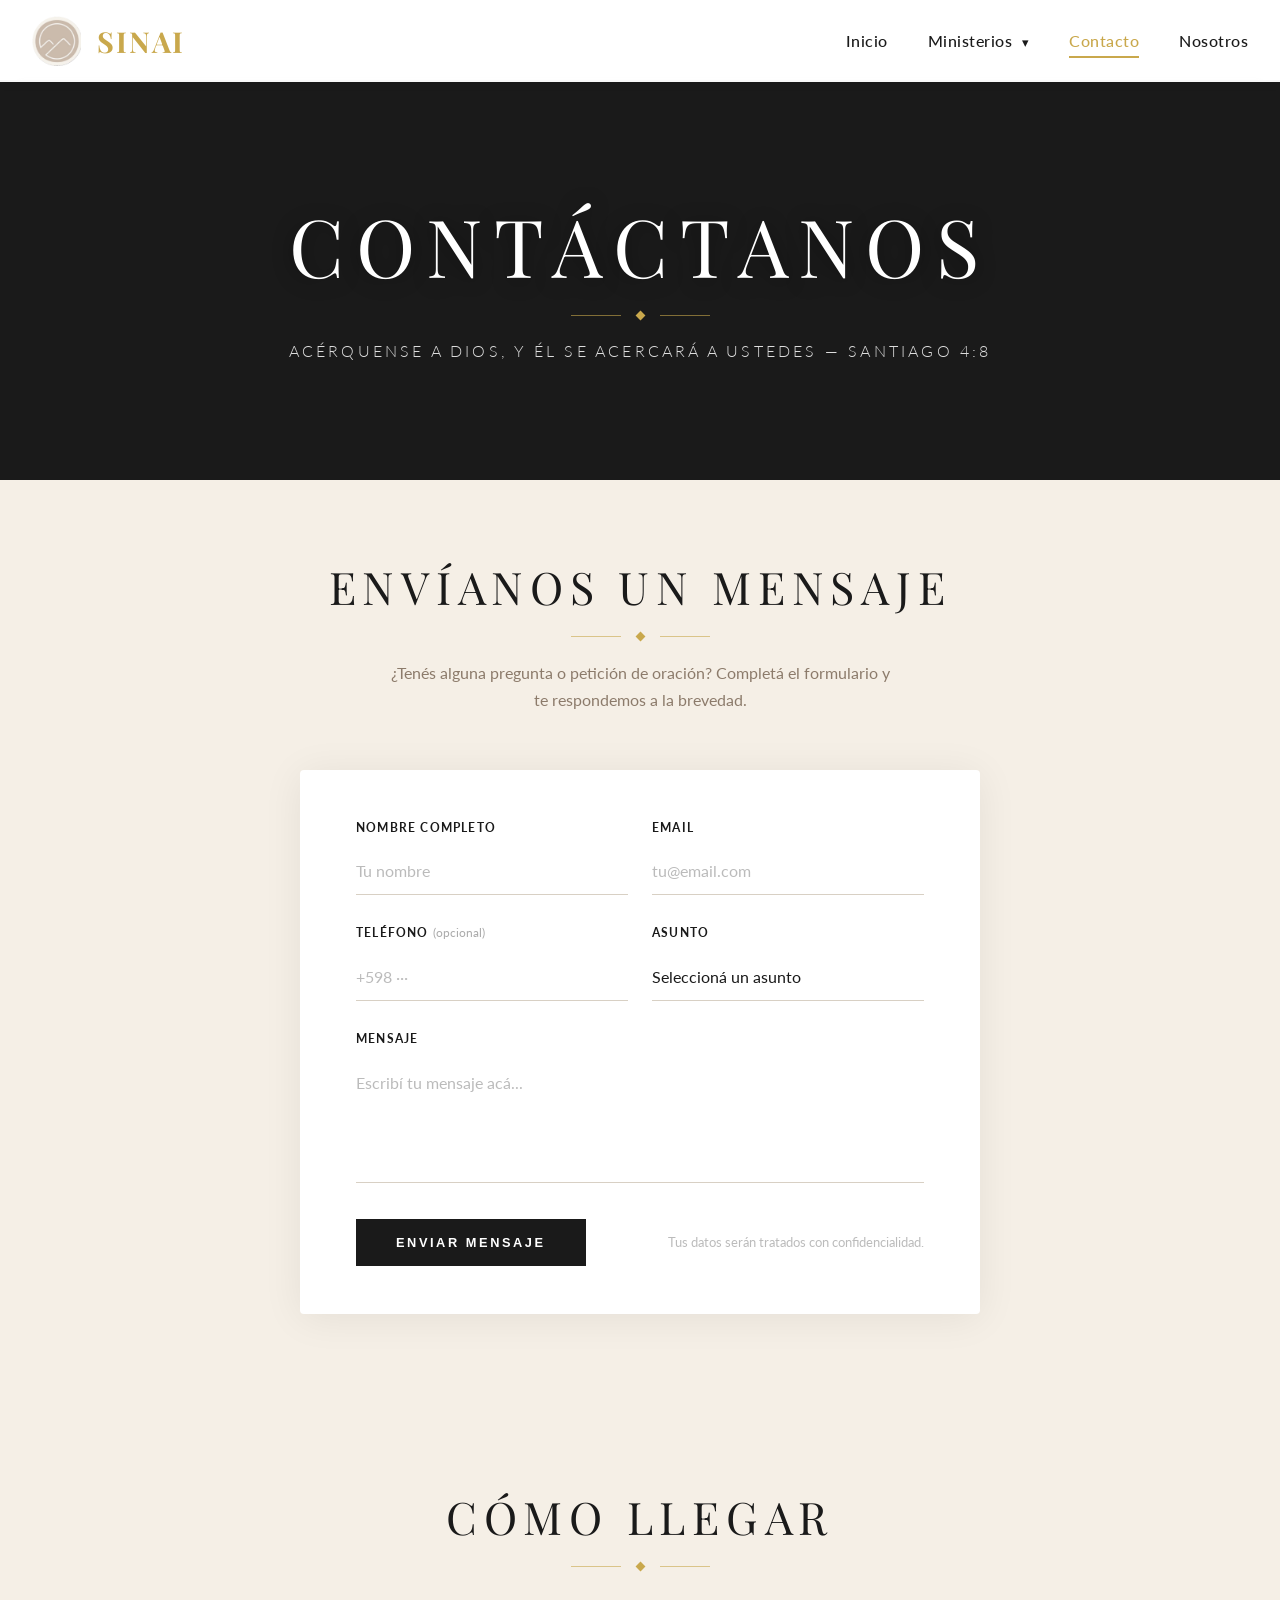
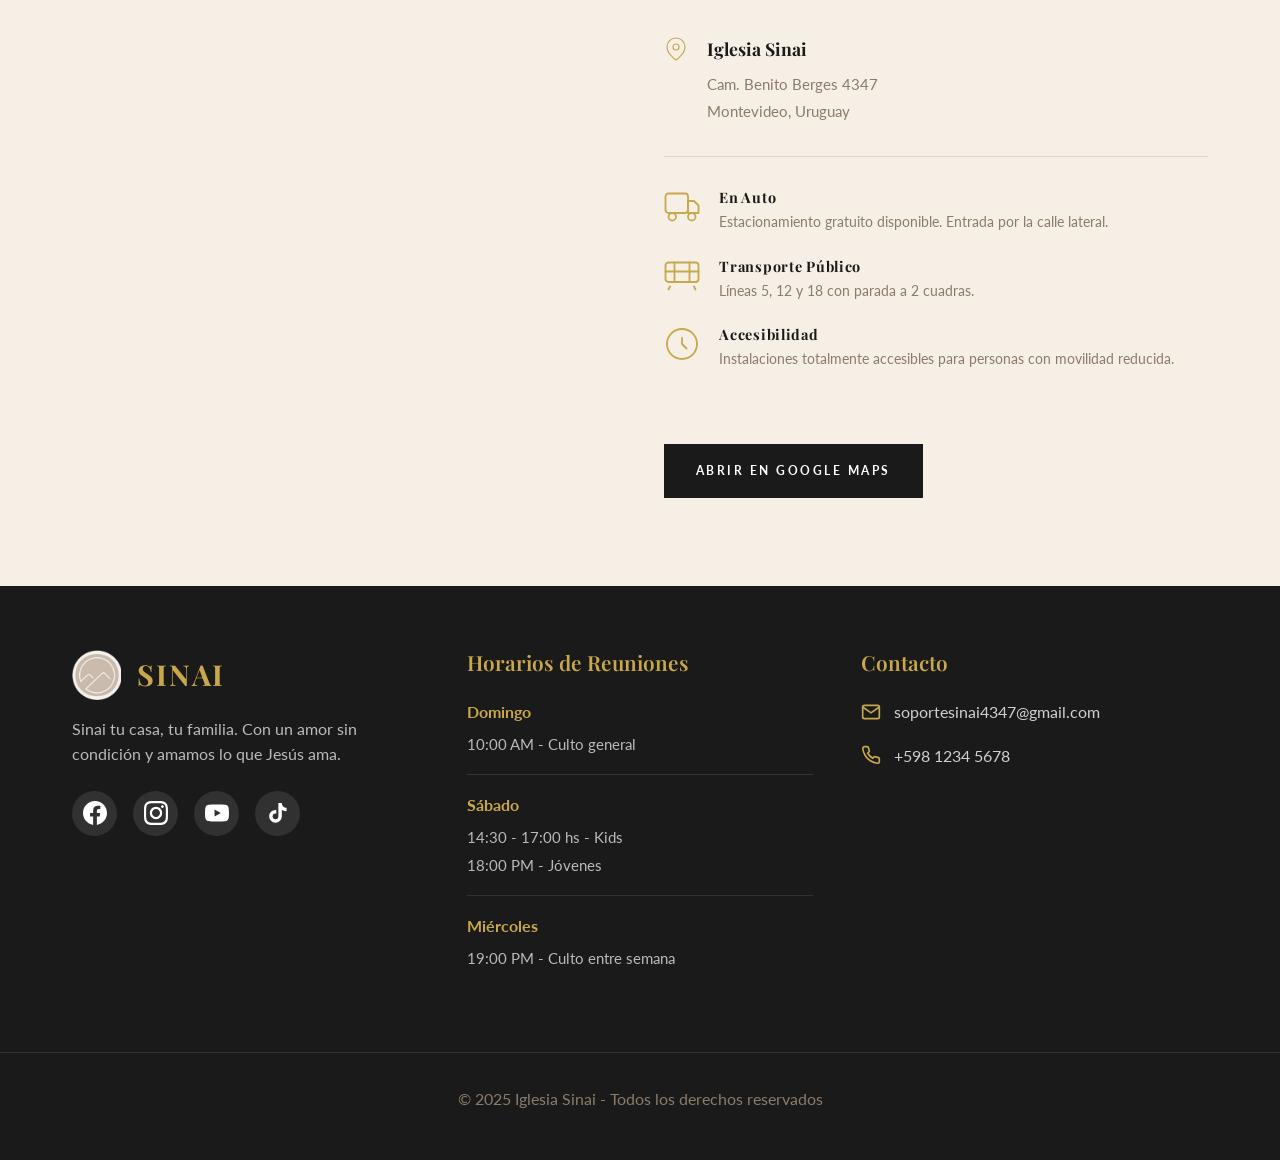
<file: contacto.html>
<!DOCTYPE html>
<html lang="es">
<head>
  <meta charset="UTF-8">
  <meta name="viewport" content="width=device-width, initial-scale=1.0">
  <title>Contacto - Iglesia Sinai</title>
  <link rel="stylesheet" href="css/style.css">
  <link rel="stylesheet" href="css/contacto.css">
  <link href="https://fonts.googleapis.com/css2?family=Playfair+Display:wght@400;700&family=Lato:wght@300;400;700&display=swap" rel="stylesheet">
</head>
<body>
  <!-- ======= Encabezado / Menú ======= -->
  <header id="header">
    <div class="header-container">
      <div class="logo">
        <img src="img/logo.png" alt="Logo Iglesia Sinai">
        <span>SINAI</span>
      </div>
      
      <button class="menu-toggle" aria-label="Abrir menú">
        <span></span>
        <span></span>
        <span></span>
      </button>

      <nav>
        <ul>
          <li><a href="index.html">Inicio</a></li>
          <li class="dropdown">
            <a href="#ministerios">Ministerios <span class="arrow">▾</span></a>
            <ul class="submenu">
              <li><a href="ministerios/evangelismo.html">Evangelismo</a></li>
              <li><a href="ministerios/alabanza.html">Alabanza</a></li>
              <li><a href="ministerios/jovenes.html">Jóvenes</a></li>
              <li><a href="ministerios/kids.html">Kids</a></li>
              <li><a href="ministerios/varones.html">Varones</a></li>
              <li><a href="ministerios/mujeres.html">Mujeres</a></li>
              <li><a href="ministerios/danza.html">Danza y Coreografía</a></li>
              <li><a href="ministerios/multimedia.html">Multimedia</a></li>
            </ul>
          </li>
          <li><a href="contacto.html" class="active">Contacto</a></li>
          <li><a href="nosotros.html">Nosotros</a></li>
        </ul>
      </nav>
    </div>
  </header>

  <!-- PAGE HEADER -->
  <section class="contacto-page-header">
    <div class="contacto-page-header-content">
      <h1>Contáctanos</h1>
      <div class="header-divider">
        <div class="header-divider-diamond"></div>
      </div>
      <p>Acérquense a Dios, y él se acercará a ustedes — Santiago 4:8</p>
    </div>
  </section>

  <!-- FORMULARIO DE CONTACTO -->
  <section class="formulario-section">
    <div class="container">

      <div class="formulario-header fade-in">
        <h2>Envíanos un Mensaje</h2>
        <div class="header-divider">
          <div class="header-divider-diamond"></div>
        </div>
        <p>¿Tenés alguna pregunta o petición de oración? Completá el formulario y te respondemos a la brevedad.</p>
      </div>

      <form id="contactForm" class="formulario-form fade-in" action="https://formspree.io/f/mkovkydk" method="POST">

        <div class="form-row">
          <div class="form-group">
            <label for="nombre">Nombre Completo</label>
            <input type="text" id="nombre" name="nombre" placeholder="Tu nombre" required>
          </div>
          <div class="form-group">
            <label for="email">Email</label>
            <input type="email" id="email" name="email" placeholder="tu@email.com" required>
          </div>
        </div>

        <div class="form-row">
          <div class="form-group">
            <label for="telefono">Teléfono <span class="form-opcional">(opcional)</span></label>
            <input type="tel" id="telefono" name="telefono" placeholder="+598 ···">
          </div>
          <div class="form-group">
            <label for="asunto">Asunto</label>
            <select id="asunto" name="asunto" required>
              <option value="">Seleccioná un asunto</option>
              <option value="informacion">Información General</option>
              <option value="oracion">Petición de Oración</option>
              <option value="visita">Primera Visita</option>
              <option value="ministerio">Unirse a un Ministerio</option>
              <option value="otro">Otro</option>
            </select>
          </div>
        </div>

        <div class="form-group">
          <label for="mensaje">Mensaje</label>
          <textarea id="mensaje" name="mensaje" rows="5" placeholder="Escribí tu mensaje acá..." required></textarea>
        </div>

        <div class="form-footer">
          <button type="submit" class="btn-enviar">Enviar Mensaje</button>
          <p class="form-privacidad">Tus datos serán tratados con confidencialidad.</p>
        </div>

      </form>
    </div>
  </section>

  <!-- MAPA -->
  <section class="mapa-section">
    <div class="container">

      <div class="mapa-header fade-in">
        <h2 class="section-title">Cómo Llegar</h2>
        <div class="header-divider">
          <div class="header-divider-diamond"></div>
        </div>
      </div>

      <div class="mapa-grid fade-in">

        <!-- Mapa Google Maps -->
        <div class="mapa-embed">
          <iframe
            src="https://www.google.com/maps/embed?pb=!1m18!1m12!1m3!1d3272.3!2d-56.1!3d-34.85!2m3!1f0!2f0!3f0!3m2!1i1024!2i768!4f13.1!3m3!1m2!1s0x0%3A0x0!2sCam.+Benito+Berges+4347%2C+Montevideo!5e0!3m2!1ses!2suy!4v1"
            width="100%"
            height="100%"
            style="border:0;"
            allowfullscreen=""
            loading="lazy"
            referrerpolicy="no-referrer-when-downgrade"
            title="Ubicación Iglesia Sinai">
          </iframe>
        </div>

        <!-- Información y cómo llegar -->
        <div class="mapa-info">

          <div class="mapa-direccion">
            <svg xmlns="http://www.w3.org/2000/svg" viewBox="0 0 24 24" fill="none" stroke="currentColor" stroke-width="1.2" stroke-linecap="round" stroke-linejoin="round">
              <path d="M21 10c0 7-9 13-9 13s-9-6-9-13a9 9 0 0 1 18 0z"/><circle cx="12" cy="10" r="3"/>
            </svg>
            <div>
              <strong>Iglesia Sinai</strong>
              <span>Cam. Benito Berges 4347<br>Montevideo, Uruguay</span>
            </div>
          </div>

          <div class="mapa-indicaciones-lista">

            <div class="mapa-indicacion">
              <div class="mapa-indicacion-icon">
                <svg xmlns="http://www.w3.org/2000/svg" viewBox="0 0 24 24" fill="none" stroke="currentColor" stroke-width="1.2" stroke-linecap="round" stroke-linejoin="round">
                  <rect x="1" y="3" width="15" height="13" rx="2"/><path d="M16 8h4l3 3v5h-7V8z"/><circle cx="5.5" cy="18.5" r="2.5"/><circle cx="18.5" cy="18.5" r="2.5"/>
                </svg>
              </div>
              <div>
                <h4>En Auto</h4>
                <p>Estacionamiento gratuito disponible. Entrada por la calle lateral.</p>
              </div>
            </div>

            <div class="mapa-indicacion">
              <div class="mapa-indicacion-icon">
                <svg xmlns="http://www.w3.org/2000/svg" viewBox="0 0 24 24" fill="none" stroke="currentColor" stroke-width="1.2" stroke-linecap="round" stroke-linejoin="round">
                  <rect x="1" y="3" width="22" height="13" rx="2"/><path d="M1 9h22M7 3v13M17 3v13"/><path d="M4 19l-1 2M20 19l1 2"/>
                </svg>
              </div>
              <div>
                <h4>Transporte Público</h4>
                <p>Líneas 5, 12 y 18 con parada a 2 cuadras.</p>
              </div>
            </div>

            <div class="mapa-indicacion">
              <div class="mapa-indicacion-icon">
                <svg xmlns="http://www.w3.org/2000/svg" viewBox="0 0 24 24" fill="none" stroke="currentColor" stroke-width="1.2" stroke-linecap="round" stroke-linejoin="round">
                  <circle cx="12" cy="12" r="10"/><path d="M12 8v4l3 3"/>
                </svg>
              </div>
              <div>
                <h4>Accesibilidad</h4>
                <p>Instalaciones totalmente accesibles para personas con movilidad reducida.</p>
              </div>
            </div>

          </div>

          <a href="https://maps.app.goo.gl/d4bBXi9Pz32yXwLp7" target="_blank" class="mapa-btn">
            Abrir en Google Maps
          </a>

        </div>
      </div>
    </div>
  </section>

  <!-- FOOTER -->
  <footer>
    <div class="footer-container">
      <div class="footer-section">
        <div class="footer-logo">
          <img src="img/logo.png" alt="Logo Iglesia Sinai">
          <span>SINAI</span>
        </div>
        <p class="footer-description">Sinai tu casa, tu familia. Con un amor sin condición y amamos lo que Jesús ama.</p>
        <div class="social-links">
          <a href="https://www.facebook.com/sinai.tucasa.uy/about" target="_blank" rel="noopener" aria-label="Facebook">
            <svg width="24" height="24" viewBox="0 0 24 24" fill="currentColor">
              <path d="M24 12.073c0-6.627-5.373-12-12-12s-12 5.373-12 12c0 5.99 4.388 10.954 10.125 11.854v-8.385H7.078v-3.47h3.047V9.43c0-3.007 1.792-4.669 4.533-4.669 1.312 0 2.686.235 2.686.235v2.953H15.83c-1.491 0-1.956.925-1.956 1.874v2.25h3.328l-.532 3.47h-2.796v8.385C19.612 23.027 24 18.062 24 12.073z"/>
            </svg>
          </a>
          <a href="https://www.instagram.com/sinaitucasa.uy/" target="_blank" rel="noopener" aria-label="Instagram">
            <svg width="24" height="24" viewBox="0 0 24 24" fill="currentColor">
              <path d="M12 2.163c3.204 0 3.584.012 4.85.07 3.252.148 4.771 1.691 4.919 4.919.058 1.265.069 1.645.069 4.849 0 3.205-.012 3.584-.069 4.849-.149 3.225-1.664 4.771-4.919 4.919-1.266.058-1.644.07-4.85.07-3.204 0-3.584-.012-4.849-.07-3.26-.149-4.771-1.699-4.919-4.92-.058-1.265-.07-1.644-.07-4.849 0-3.204.013-3.583.07-4.849.149-3.227 1.664-4.771 4.919-4.919 1.266-.057 1.645-.069 4.849-.069zm0-2.163c-3.259 0-3.667.014-4.947.072-4.358.2-6.78 2.618-6.98 6.98-.059 1.281-.073 1.689-.073 4.948 0 3.259.014 3.668.072 4.948.2 4.358 2.618 6.78 6.98 6.98 1.281.058 1.689.072 4.948.072 3.259 0 3.668-.014 4.948-.072 4.354-.2 6.782-2.618 6.979-6.98.059-1.28.073-1.689.073-4.948 0-3.259-.014-3.667-.072-4.947-.196-4.354-2.617-6.78-6.979-6.98-1.281-.059-1.69-.073-4.949-.073zm0 5.838c-3.403 0-6.162 2.759-6.162 6.162s2.759 6.163 6.162 6.163 6.162-2.759 6.162-6.163c0-3.403-2.759-6.162-6.162-6.162zm0 10.162c-2.209 0-4-1.79-4-4 0-2.209 1.791-4 4-4s4 1.791 4 4c0 2.21-1.791 4-4 4zm6.406-11.845c-.796 0-1.441.645-1.441 1.44s.645 1.44 1.441 1.44c.795 0 1.439-.645 1.439-1.44s-.644-1.44-1.439-1.44z"/>
            </svg>
          </a>
          <a href="https://youtube.com" target="_blank" rel="noopener" aria-label="YouTube">
            <svg width="24" height="24" viewBox="0 0 24 24" fill="currentColor">
              <path d="M23.498 6.186a3.016 3.016 0 0 0-2.122-2.136C19.505 3.545 12 3.545 12 3.545s-7.505 0-9.377.505A3.017 3.017 0 0 0 .502 6.186C0 8.07 0 12 0 12s0 3.93.502 5.814a3.016 3.016 0 0 0 2.122 2.136c1.871.505 9.376.505 9.376.505s7.505 0 9.377-.505a3.015 3.015 0 0 0 2.122-2.136C24 15.93 24 12 24 12s0-3.93-.502-5.814zM9.545 15.568V8.432L15.818 12l-6.273 3.568z"/>
            </svg>
          </a>
          <a href="https://www.tiktok.com/@sinaitucasa.uy" target="_blank" rel="noopener" aria-label="TikTok">
            <svg width="24" height="24" viewBox="0 0 24 24" fill="currentColor">
              <path d="M19.59 6.69a4.83 4.83 0 0 1-3.77-4.25V2h-3.45v13.67a2.89 2.89 0 0 1-2.88 2.5 2.89 2.89 0 0 1-2.89-2.89 2.89 2.89 0 0 1 2.89-2.89c.28 0 .54.04.79.1V9.01a6.33 6.33 0 0 0-.79-.05 6.34 6.34 0 0 0-6.34 6.34 6.34 6.34 0 0 0 6.34 6.34 6.34 6.34 0 0 0 6.33-6.34V8.69a8.17 8.17 0 0 0 4.78 1.52V6.76a4.85 4.85 0 0 1-1.01-.07z"/>
            </svg>
          </a>
        </div>
      </div>

      <div class="footer-section">
        <h3>Horarios de Reuniones</h3>
        <ul class="horarios-list">
          <li>
            <strong>Domingo</strong>
            <span>10:00 AM - Culto general</span>
          </li>
          <li>
            <strong>Sábado</strong>
            <span>14:30 - 17:00 hs - Kids<br>18:00 PM - Jóvenes</span>
          </li>
          <li>
            <strong>Miércoles</strong>
            <span>19:00 PM - Culto entre semana</span>
          </li>
        </ul>
      </div>

      <div class="footer-section">
        <h3>Contacto</h3>
        <ul class="contacto-list">
          <li>
            <svg width="20" height="20" viewBox="0 0 24 24" fill="none" stroke="currentColor" stroke-width="2">
              <path d="M4 4h16c1.1 0 2 .9 2 2v12c0 1.1-.9 2-2 2H4c-1.1 0-2-.9-2-2V6c0-1.1.9-2 2-2z"></path>
              <polyline points="22,6 12,13 2,6"></polyline>
            </svg>
            <a href="mailto:soportesinai4347@gmail.com">soportesinai4347@gmail.com</a>
          </li>
          <li>
            <svg width="20" height="20" viewBox="0 0 24 24" fill="none" stroke="currentColor" stroke-width="2">
              <path d="M22 16.92v3a2 2 0 0 1-2.18 2 19.79 19.79 0 0 1-8.63-3.07 19.5 19.5 0 0 1-6-6 19.79 19.79 0 0 1-3.07-8.67A2 2 0 0 1 4.11 2h3a2 2 0 0 1 2 1.72 12.84 12.84 0 0 0 .7 2.81 2 2 0 0 1-.45 2.11L8.09 9.91a16 16 0 0 0 6 6l1.27-1.27a2 2 0 0 1 2.11-.45 12.84 12.84 0 0 0 2.81.7A2 2 0 0 1 22 16.92z"></path>
            </svg>
            <a href="tel:+59812345678">+598 1234 5678</a>
          </li>
        </ul>
      </div>
    </div>

    <div class="footer-bottom">
      <p>&copy; 2025 Iglesia Sinai - Todos los derechos reservados</p>
    </div>
  </footer>

  <!-- Scripts -->
  <script src="js/main.js"></script>
</body>
</html>
</file>
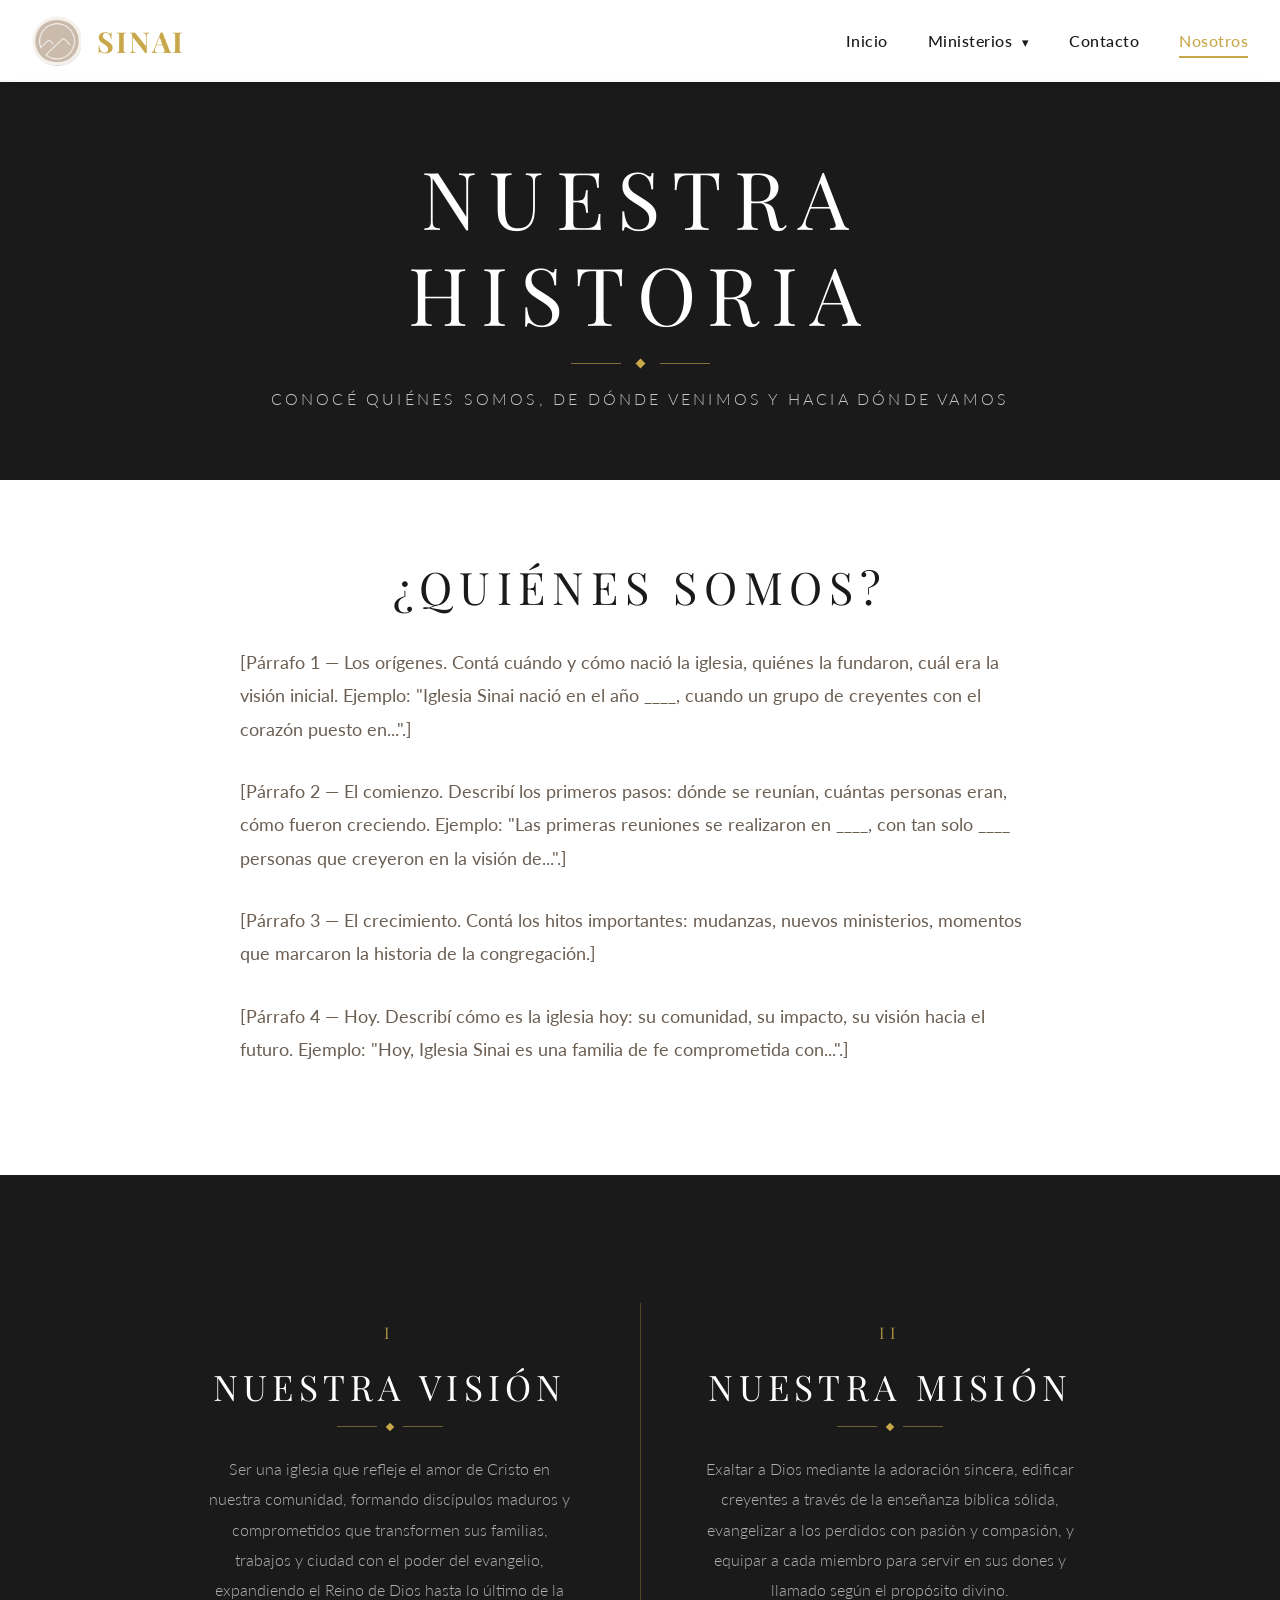
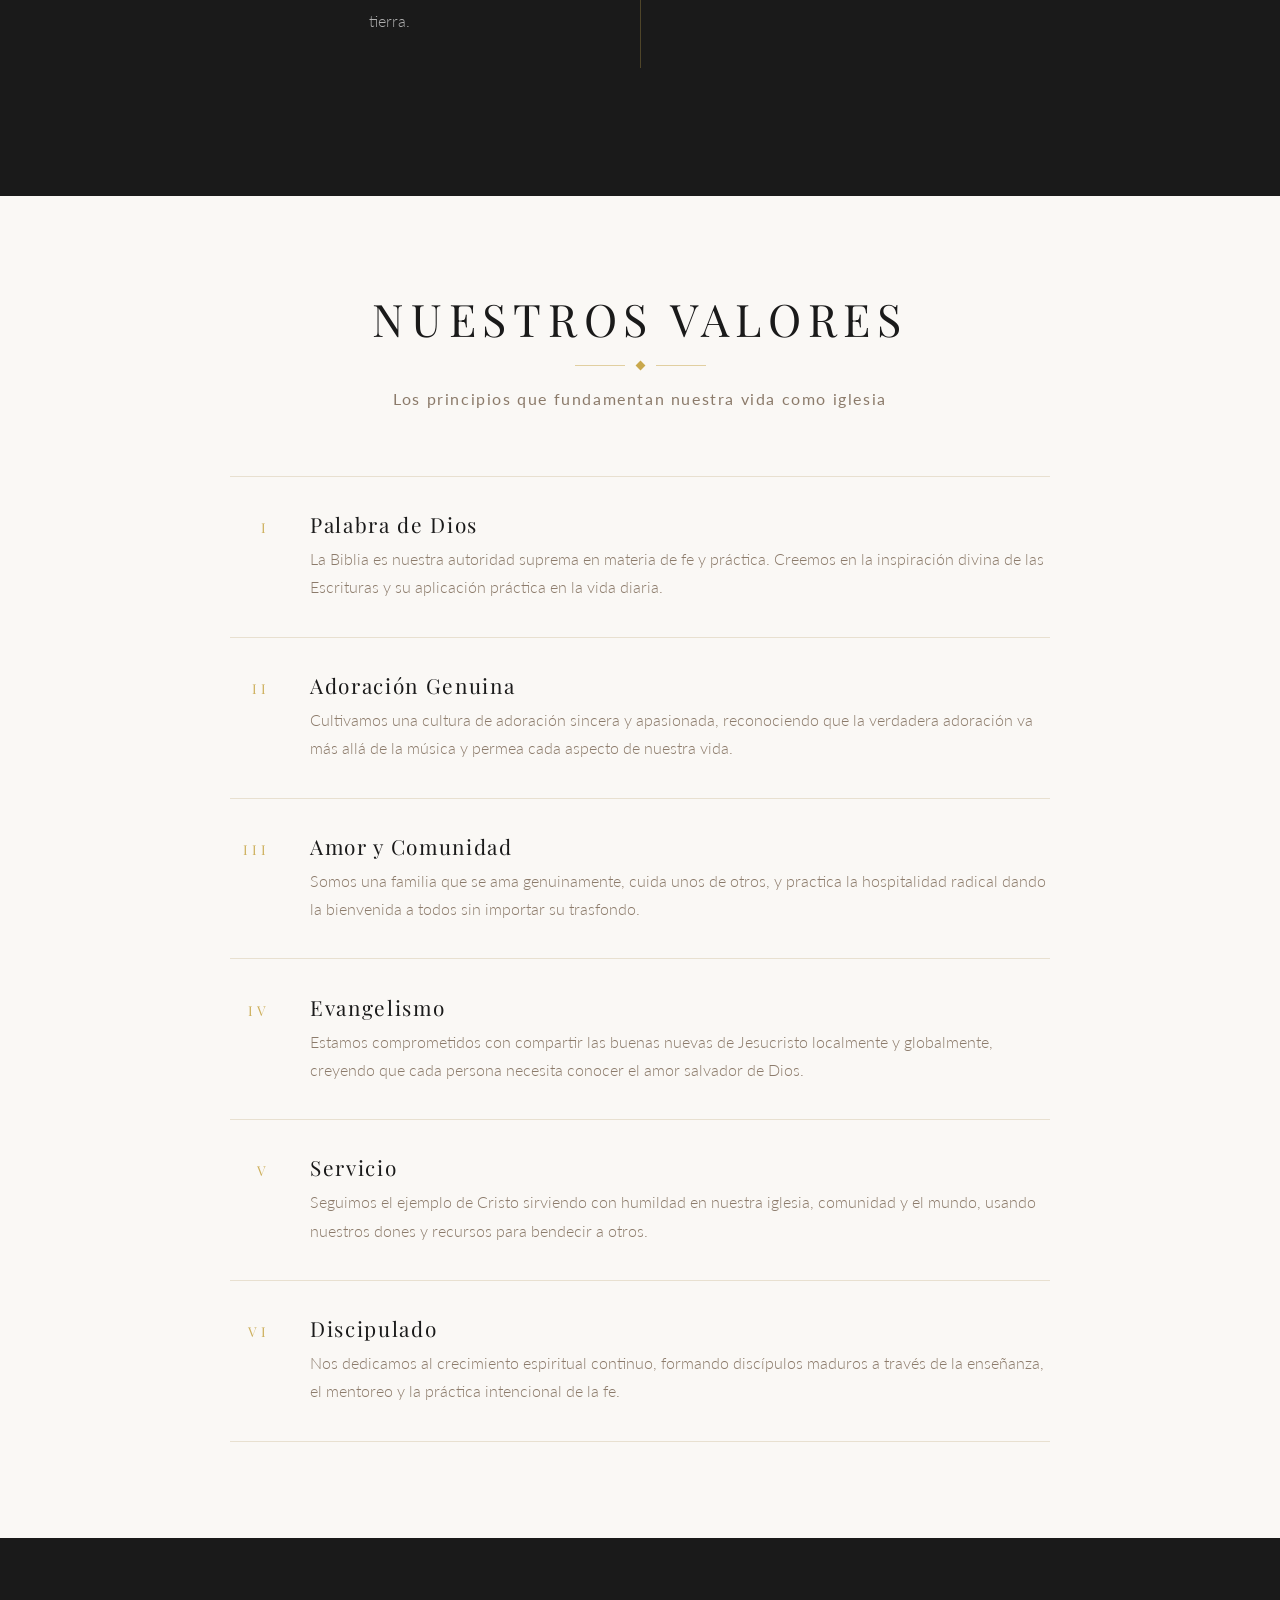
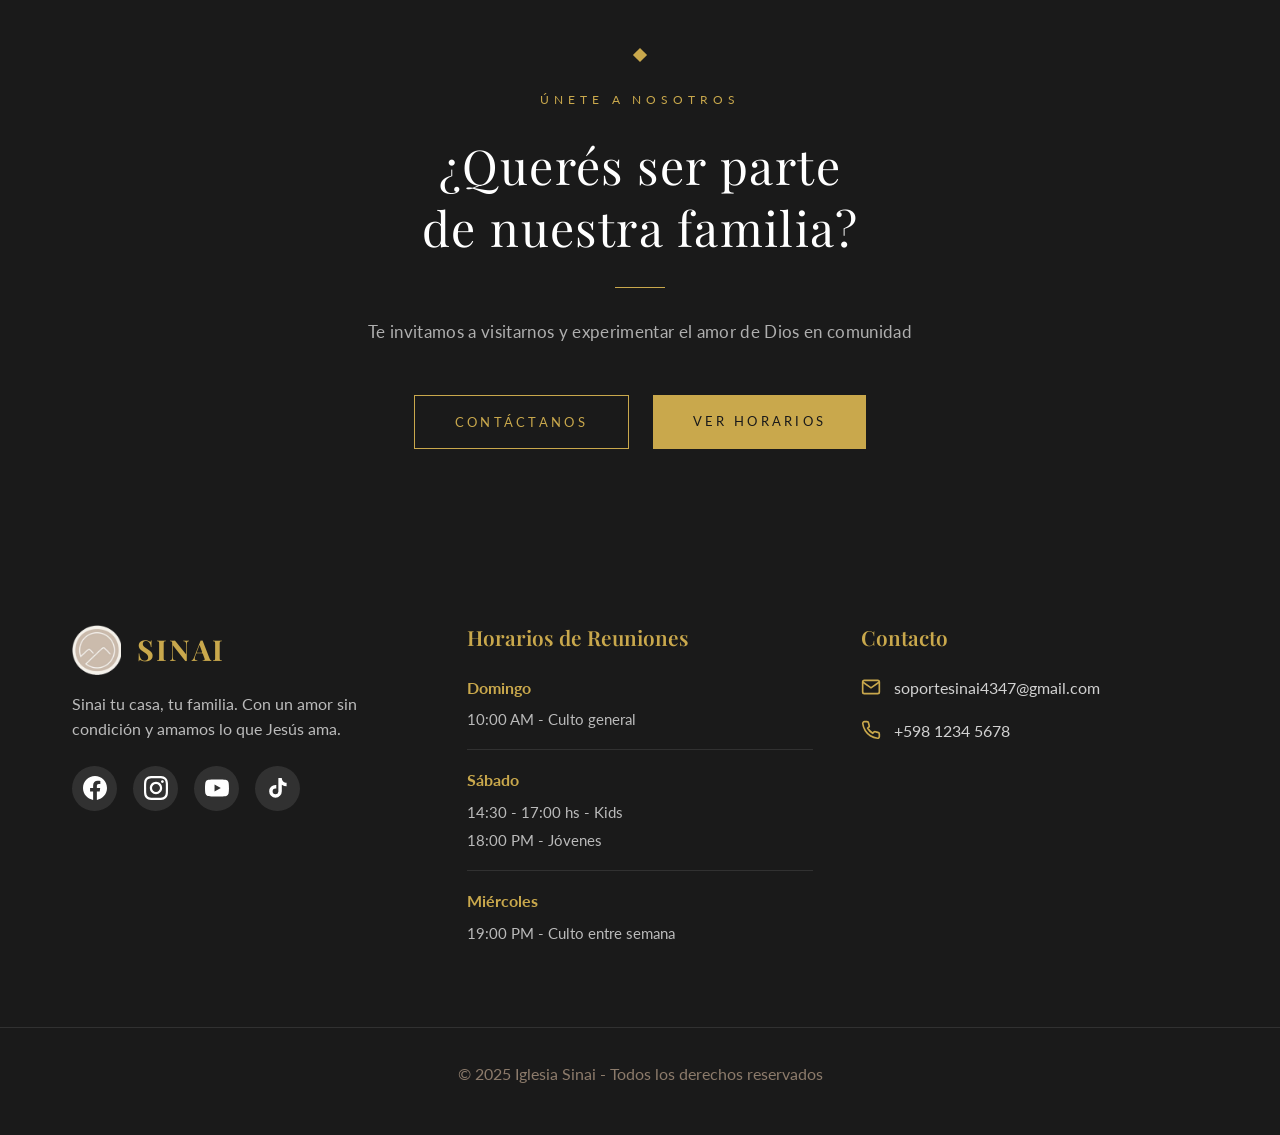
<file: nosotros.html>
<!DOCTYPE html>
<html lang="es">
<head>
  <meta charset="UTF-8">
  <meta name="viewport" content="width=device-width, initial-scale=1.0">
  <title>Nosotros - Iglesia Sinai</title>
  <link rel="stylesheet" href="css/style.css">
  <link rel="stylesheet" href="css/nosotros.css">
  <link href="https://fonts.googleapis.com/css2?family=Playfair+Display:wght@400;700&family=Lato:wght@300;400;700&display=swap" rel="stylesheet">
</head>
<body>
  <!-- ======= Encabezado / Menú ======= -->
  <header id="header">
    <div class="header-container">
      <div class="logo">
        <img src="img/logo.png" alt="Logo Iglesia Sinai">
        <span>SINAI</span>
      </div>
      
      <button class="menu-toggle" aria-label="Abrir menú">
        <span></span>
        <span></span>
        <span></span>
      </button>

      <nav>
        <ul>
          <li><a href="index.html">Inicio</a></li>
          <li class="dropdown">
            <a href="#ministerios">Ministerios <span class="arrow">▾</span></a>
            <ul class="submenu">
              <li><a href="ministerios/evangelismo.html">Evangelismo</a></li>
              <li><a href="ministerios/alabanza.html">Alabanza</a></li>
              <li><a href="ministerios/jovenes.html">Jóvenes</a></li>
              <li><a href="ministerios/kids.html">Kids</a></li>
              <li><a href="ministerios/varones.html">Varones</a></li>
              <li><a href="ministerios/mujeres.html">Mujeres</a></li>
              <li><a href="ministerios/danza.html">Danza y Coreografía</a></li>
              <li><a href="ministerios/multimedia.html">Multimedia</a></li>
            </ul>
          </li>
          <li><a href="contacto.html">Contacto</a></li>
          <li><a href="nosotros.html" class="active">Nosotros</a></li>
        </ul>
      </nav>
    </div>
  </header>

  <!-- PAGE HEADER -->
  <section class="nosotros-page-header">
    <div class="nosotros-page-header-content">
      <h1>Nuestra Historia</h1>
      <div class="header-divider">
        <div class="header-divider-diamond"></div>
      </div>
      <p>Conocé quiénes somos, de dónde venimos y hacia dónde vamos</p>
    </div>
  </section>

  <!-- HISTORIA -->
  <section class="historia-section">
    <div class="container">
      <div class="historia-texto fade-in">
        <h2>¿Quiénes Somos?</h2>

        <p>[Párrafo 1 — Los orígenes. Contá cuándo y cómo nació la iglesia, quiénes la fundaron, cuál era la visión inicial. Ejemplo: "Iglesia Sinai nació en el año ____, cuando un grupo de creyentes con el corazón puesto en...".]</p>

        <p>[Párrafo 2 — El comienzo. Describí los primeros pasos: dónde se reunían, cuántas personas eran, cómo fueron creciendo. Ejemplo: "Las primeras reuniones se realizaron en ____, con tan solo ____ personas que creyeron en la visión de...".]</p>

        <p>[Párrafo 3 — El crecimiento. Contá los hitos importantes: mudanzas, nuevos ministerios, momentos que marcaron la historia de la congregación.]</p>

        <p>[Párrafo 4 — Hoy. Describí cómo es la iglesia hoy: su comunidad, su impacto, su visión hacia el futuro. Ejemplo: "Hoy, Iglesia Sinai es una familia de fe comprometida con...".]</p>
      </div>
    </div>
  </section>

  <!-- VISIÓN Y MISIÓN -->
  <section class="vision-mision-section">
    <div class="container">
      <div class="vm-wrapper fade-in">

        <div class="vm-item">
          <span class="vm-numeral">I</span>
          <h3>Nuestra Visión</h3>
          <div class="vm-divider">
            <div class="vm-divider-diamond"></div>
          </div>
          <p>Ser una iglesia que refleje el amor de Cristo en nuestra comunidad, formando discípulos maduros y comprometidos que transformen sus familias, trabajos y ciudad con el poder del evangelio, expandiendo el Reino de Dios hasta lo último de la tierra.</p>
        </div>

        <div class="vm-separator"></div>

        <div class="vm-item">
          <span class="vm-numeral">II</span>
          <h3>Nuestra Misión</h3>
          <div class="vm-divider">
            <div class="vm-divider-diamond"></div>
          </div>
          <p>Exaltar a Dios mediante la adoración sincera, edificar creyentes a través de la enseñanza bíblica sólida, evangelizar a los perdidos con pasión y compasión, y equipar a cada miembro para servir en sus dones y llamado según el propósito divino.</p>
        </div>

      </div>
    </div>
  </section>

  <!-- VALORES -->
  <section class="valores-section">
    <div class="container">

      <div class="valores-header fade-in">
        <h2>Nuestros Valores</h2>
        <div class="header-divider">
          <div class="header-divider-diamond"></div>
        </div>
        <p>Los principios que fundamentan nuestra vida como iglesia</p>
      </div>

      <div class="valores-lista fade-in">

        <div class="valor-item">
          <span class="valor-num">I</span>
          <div class="valor-body">
            <h3>Palabra de Dios</h3>
            <p>La Biblia es nuestra autoridad suprema en materia de fe y práctica. Creemos en la inspiración divina de las Escrituras y su aplicación práctica en la vida diaria.</p>
          </div>
        </div>

        <div class="valor-item">
          <span class="valor-num">II</span>
          <div class="valor-body">
            <h3>Adoración Genuina</h3>
            <p>Cultivamos una cultura de adoración sincera y apasionada, reconociendo que la verdadera adoración va más allá de la música y permea cada aspecto de nuestra vida.</p>
          </div>
        </div>

        <div class="valor-item">
          <span class="valor-num">III</span>
          <div class="valor-body">
            <h3>Amor y Comunidad</h3>
            <p>Somos una familia que se ama genuinamente, cuida unos de otros, y practica la hospitalidad radical dando la bienvenida a todos sin importar su trasfondo.</p>
          </div>
        </div>

        <div class="valor-item">
          <span class="valor-num">IV</span>
          <div class="valor-body">
            <h3>Evangelismo</h3>
            <p>Estamos comprometidos con compartir las buenas nuevas de Jesucristo localmente y globalmente, creyendo que cada persona necesita conocer el amor salvador de Dios.</p>
          </div>
        </div>

        <div class="valor-item">
          <span class="valor-num">V</span>
          <div class="valor-body">
            <h3>Servicio</h3>
            <p>Seguimos el ejemplo de Cristo sirviendo con humildad en nuestra iglesia, comunidad y el mundo, usando nuestros dones y recursos para bendecir a otros.</p>
          </div>
        </div>

        <div class="valor-item">
          <span class="valor-num">VI</span>
          <div class="valor-body">
            <h3>Discipulado</h3>
            <p>Nos dedicamos al crecimiento espiritual continuo, formando discípulos maduros a través de la enseñanza, el mentoreo y la práctica intencional de la fe.</p>
          </div>
        </div>

      </div>
    </div>
  </section>

  <!-- LLAMADO A LA ACCIÓN -->
  <section class="cta-section">
    <div class="container">
      <div class="cta-content fade-in">
        <div class="cta-divider">
          <span class="cta-diamond"></span>
        </div>
        <p class="cta-label">Únete a nosotros</p>
        <h2>¿Querés ser parte<br>de nuestra familia?</h2>
        <div class="cta-line"></div>
        <p class="cta-sub">Te invitamos a visitarnos y experimentar el amor de Dios en comunidad</p>
        <div class="cta-buttons">
          <a href="contacto.html" class="cta-btn-outline">Contáctanos</a>
          <a href="index.html#horarios" class="cta-btn-fill">Ver Horarios</a>
        </div>
      </div>
    </div>
  </section>

  <!-- FOOTER -->
  <footer>
    <div class="footer-container">
      <div class="footer-section">
        <div class="footer-logo">
          <img src="img/logo.png" alt="Logo Iglesia Sinai">
          <span>SINAI</span>
        </div>
        <p class="footer-description">Sinai tu casa, tu familia. Con un amor sin condición y amamos lo que Jesús ama.</p>
        <div class="social-links">
          <a href="https://www.facebook.com/sinai.tucasa.uy/about" target="_blank" rel="noopener" aria-label="Facebook">
            <svg width="24" height="24" viewBox="0 0 24 24" fill="currentColor">
              <path d="M24 12.073c0-6.627-5.373-12-12-12s-12 5.373-12 12c0 5.99 4.388 10.954 10.125 11.854v-8.385H7.078v-3.47h3.047V9.43c0-3.007 1.792-4.669 4.533-4.669 1.312 0 2.686.235 2.686.235v2.953H15.83c-1.491 0-1.956.925-1.956 1.874v2.25h3.328l-.532 3.47h-2.796v8.385C19.612 23.027 24 18.062 24 12.073z"/>
            </svg>
          </a>
          <a href="https://www.instagram.com/sinaitucasa.uy/" target="_blank" rel="noopener" aria-label="Instagram">
            <svg width="24" height="24" viewBox="0 0 24 24" fill="currentColor">
              <path d="M12 2.163c3.204 0 3.584.012 4.85.07 3.252.148 4.771 1.691 4.919 4.919.058 1.265.069 1.645.069 4.849 0 3.205-.012 3.584-.069 4.849-.149 3.225-1.664 4.771-4.919 4.919-1.266.058-1.644.07-4.85.07-3.204 0-3.584-.012-4.849-.07-3.26-.149-4.771-1.699-4.919-4.92-.058-1.265-.07-1.644-.07-4.849 0-3.204.013-3.583.07-4.849.149-3.227 1.664-4.771 4.919-4.919 1.266-.057 1.645-.069 4.849-.069zm0-2.163c-3.259 0-3.667.014-4.947.072-4.358.2-6.78 2.618-6.98 6.98-.059 1.281-.073 1.689-.073 4.948 0 3.259.014 3.668.072 4.948.2 4.358 2.618 6.78 6.98 6.98 1.281.058 1.689.072 4.948.072 3.259 0 3.668-.014 4.948-.072 4.354-.2 6.782-2.618 6.979-6.98.059-1.28.073-1.689.073-4.948 0-3.259-.014-3.667-.072-4.947-.196-4.354-2.617-6.78-6.979-6.98-1.281-.059-1.69-.073-4.949-.073zm0 5.838c-3.403 0-6.162 2.759-6.162 6.162s2.759 6.163 6.162 6.163 6.162-2.759 6.162-6.163c0-3.403-2.759-6.162-6.162-6.162zm0 10.162c-2.209 0-4-1.79-4-4 0-2.209 1.791-4 4-4s4 1.791 4 4c0 2.21-1.791 4-4 4zm6.406-11.845c-.796 0-1.441.645-1.441 1.44s.645 1.44 1.441 1.44c.795 0 1.439-.645 1.439-1.44s-.644-1.44-1.439-1.44z"/>
            </svg>
          </a>
          <a href="https://youtube.com" target="_blank" rel="noopener" aria-label="YouTube">
            <svg width="24" height="24" viewBox="0 0 24 24" fill="currentColor">
              <path d="M23.498 6.186a3.016 3.016 0 0 0-2.122-2.136C19.505 3.545 12 3.545 12 3.545s-7.505 0-9.377.505A3.017 3.017 0 0 0 .502 6.186C0 8.07 0 12 0 12s0 3.93.502 5.814a3.016 3.016 0 0 0 2.122 2.136c1.871.505 9.376.505 9.376.505s7.505 0 9.377-.505a3.015 3.015 0 0 0 2.122-2.136C24 15.93 24 12 24 12s0-3.93-.502-5.814zM9.545 15.568V8.432L15.818 12l-6.273 3.568z"/>
            </svg>
          </a>
          <a href="https://www.tiktok.com/@sinaitucasa.uy" target="_blank" rel="noopener" aria-label="TikTok">
            <svg width="24" height="24" viewBox="0 0 24 24" fill="currentColor">
              <path d="M19.59 6.69a4.83 4.83 0 0 1-3.77-4.25V2h-3.45v13.67a2.89 2.89 0 0 1-2.88 2.5 2.89 2.89 0 0 1-2.89-2.89 2.89 2.89 0 0 1 2.89-2.89c.28 0 .54.04.79.1V9.01a6.33 6.33 0 0 0-.79-.05 6.34 6.34 0 0 0-6.34 6.34 6.34 6.34 0 0 0 6.34 6.34 6.34 6.34 0 0 0 6.33-6.34V8.69a8.17 8.17 0 0 0 4.78 1.52V6.76a4.85 4.85 0 0 1-1.01-.07z"/>
            </svg>
          </a>
        </div>
      </div>

      <div class="footer-section">
        <h3>Horarios de Reuniones</h3>
        <ul class="horarios-list">
          <li>
            <strong>Domingo</strong>
            <span>10:00 AM - Culto general</span>
          </li>
          <li>
            <strong>Sábado</strong>
            <span>14:30 - 17:00 hs - Kids<br>18:00 PM - Jóvenes</span>
          </li>
          <li>
            <strong>Miércoles</strong>
            <span>19:00 PM - Culto entre semana</span>
          </li>
        </ul>
      </div>

      <div class="footer-section">
        <h3>Contacto</h3>
        <ul class="contacto-list">
          <li>
            <svg width="20" height="20" viewBox="0 0 24 24" fill="none" stroke="currentColor" stroke-width="2">
              <path d="M4 4h16c1.1 0 2 .9 2 2v12c0 1.1-.9 2-2 2H4c-1.1 0-2-.9-2-2V6c0-1.1.9-2 2-2z"></path>
              <polyline points="22,6 12,13 2,6"></polyline>
            </svg>
            <a href="mailto:soportesinai4347@gmail.com">soportesinai4347@gmail.com</a>
          </li>
          <li>
            <svg width="20" height="20" viewBox="0 0 24 24" fill="none" stroke="currentColor" stroke-width="2">
              <path d="M22 16.92v3a2 2 0 0 1-2.18 2 19.79 19.79 0 0 1-8.63-3.07 19.5 19.5 0 0 1-6-6 19.79 19.79 0 0 1-3.07-8.67A2 2 0 0 1 4.11 2h3a2 2 0 0 1 2 1.72 12.84 12.84 0 0 0 .7 2.81 2 2 0 0 1-.45 2.11L8.09 9.91a16 16 0 0 0 6 6l1.27-1.27a2 2 0 0 1 2.11-.45 12.84 12.84 0 0 0 2.81.7A2 2 0 0 1 22 16.92z"></path>
            </svg>
            <a href="tel:+59812345678">+598 1234 5678</a>
          </li>
        </ul>
      </div>
    </div>

    <div class="footer-bottom">
      <p>&copy; 2025 Iglesia Sinai - Todos los derechos reservados</p>
    </div>
  </footer>

  <!-- Scripts -->
  <script src="js/main.js"></script>
</body>
</html>
</file>
<file: css/style.css>
/* =========================
   IGLESIA SINAI - VERSIÓN MEJORADA
   Diseño elegante y moderno
========================= */

/* ======= FALLBACK PARA IMÁGENES ROTAS ======= */
.galeria-slide img,
.descripcion-imagen img,
.historia-imagen img,
.lider-imagen img {
  min-height: 40px;
  background-color: #e8e0d0;
  background-image: url("data:image/svg+xml,%3Csvg xmlns='http://www.w3.org/2000/svg' width='80' height='80' viewBox='0 0 24 24' fill='none' stroke='%23c9a84c' stroke-width='1' stroke-linecap='round' stroke-linejoin='round'%3E%3Crect x='3' y='3' width='18' height='18' rx='2' ry='2'/%3E%3Ccircle cx='8.5' cy='8.5' r='1.5'/%3E%3Cpolyline points='21 15 16 10 5 21'/%3E%3C/svg%3E");
  background-repeat: no-repeat;
  background-position: center;
  background-size: 60px;
}

:root {
  /* Colores principales */
  --color-primary: #1a1a1a;
  --color-secondary: #3b2314;
  --color-accent: #c9a84c;
  --color-accent-light: #dbb96e;
  --color-text: #1a1a1a;
  --color-text-light: #8c7b6b;
  --color-white: #ffffff;
  --color-bg-light: #f5efe6;
  --color-bg-dark: #111111;
  
  /* Sombras */
  --shadow-sm: 0 2px 8px rgba(0, 0, 0, 0.08);
  --shadow-md: 0 4px 16px rgba(0, 0, 0, 0.12);
  --shadow-lg: 0 8px 32px rgba(0, 0, 0, 0.16);
  
  /* Transiciones */
  --transition-fast: 0.2s ease;
  --transition-normal: 0.3s ease;
  --transition-slow: 0.5s ease;
}

* {
  margin: 0;
  padding: 0;
  box-sizing: border-box;
}

html {
  scroll-behavior: smooth;
  font-size: 16px;
}

body {
  font-family: 'Lato', -apple-system, BlinkMacSystemFont, 'Segoe UI', sans-serif;
  font-weight: 400;
  color: var(--color-text);
  line-height: 1.7;
  background-color: var(--color-white);
  overflow-x: hidden;
}

/* ======= TIPOGRAFÍA ======= */
h1, h2, h3, h4, h5, h6 {
  font-family: 'Playfair Display', Georgia, serif;
  font-weight: 600;
  line-height: 1.2;
  color: var(--color-primary);
  margin-bottom: 1rem;
}

h1 { font-size: clamp(2.5rem, 5vw, 4rem); }
h2 { font-size: clamp(2rem, 4vw, 3rem); }
h3 { font-size: clamp(1.5rem, 3vw, 2rem); }

p {
  margin-bottom: 1rem;
  color: var(--color-text-light);
}

/* ======= CONTENEDORES ======= */
.container {
  max-width: 1200px;
  margin: 0 auto;
  padding: 0 2rem;
}

/* ======= HEADER ======= */
header {
  position: fixed;
  top: 0;
  left: 0;
  width: 100%;
  z-index: 1000;
  background: rgba(255, 255, 255, 0.95);
  backdrop-filter: blur(10px);
  box-shadow: var(--shadow-sm);
  transition: all var(--transition-normal);
}

header.scrolled {
  background: rgba(255, 255, 255, 0.98);
  box-shadow: var(--shadow-md);
}

.header-container {
  max-width: 1400px;
  margin: 0 auto;
  padding: 1rem 2rem;
  display: flex;
  justify-content: space-between;
  align-items: center;
}

/* Logo */
.logo {
  display: flex;
  align-items: center;
  gap: 1rem;
  text-decoration: none;
}

.logo img {
  height: 50px;
  width: auto;
  transition: transform var(--transition-normal);
}

.logo:hover img {
  transform: scale(1.05);
}

.logo span {
  font-family: 'Playfair Display', Georgia, serif;
  font-size: 1.8rem;
  font-weight: 700;
  color: var(--color-accent);
  letter-spacing: 2px;
}

/* Navegación */
nav ul {
  list-style: none;
  display: flex;
  gap: 2.5rem;
  align-items: center;
}

nav a {
  color: var(--color-text);
  text-decoration: none;
  font-weight: 500;
  font-size: 1rem;
  letter-spacing: 0.5px;
  position: relative;
  padding: 0.5rem 0;
  transition: color var(--transition-normal);
}

nav a::after {
  content: '';
  position: absolute;
  bottom: 0;
  left: 0;
  width: 0;
  height: 2px;
  background: var(--color-accent);
  transition: width var(--transition-normal);
}

nav a:hover,
nav a.active {
  color: var(--color-accent);
}

nav a:hover::after,
nav a.active::after {
  width: 100%;
}

/* Dropdown */
.dropdown {
  position: relative;
}

.dropdown .arrow {
  font-size: 0.8em;
  margin-left: 0.3rem;
  transition: transform var(--transition-normal);
}

.dropdown:hover .arrow {
  transform: rotate(180deg);
}

.submenu {
  position: absolute;
  top: 100%;
  left: 0;
  display: flex;
  flex-direction: column;
  gap: 0;
  background: var(--color-white);
  border-radius: 8px;
  box-shadow: var(--shadow-lg);
  min-width: 180px;
  opacity: 0;
  visibility: hidden;
  transform: translateY(-10px);
  transition: all var(--transition-normal);
  margin-top: 1rem;
  padding: 0.5rem 0;
}

.dropdown:hover .submenu {
  opacity: 1;
  visibility: visible;
  transform: translateY(0);
}

.submenu li {
  width: 100%;
}

.submenu a {
  display: block;
  padding: 0.75rem 1.5rem;
  color: var(--color-text);
  transition: all var(--transition-fast);
}

.submenu a::after {
  display: none;
}

.submenu a:hover {
  background: var(--color-bg-light);
  color: var(--color-accent);
  padding-left: 2rem;
}

/* Menú hamburguesa */
.menu-toggle {
  display: none;
  flex-direction: column;
  gap: 5px;
  background: none;
  border: none;
  cursor: pointer;
  padding: 0.5rem;
}

.menu-toggle span {
  width: 28px;
  height: 3px;
  background: var(--color-accent);
  border-radius: 3px;
  transition: all var(--transition-normal);
}

.menu-toggle.active span:nth-child(1) {
  transform: rotate(45deg) translate(8px, 8px);
}

.menu-toggle.active span:nth-child(2) {
  opacity: 0;
}

.menu-toggle.active span:nth-child(3) {
  transform: rotate(-45deg) translate(8px, -8px);
}

/* ======= HERO VIDEO ======= */
.hero-video {
  position: relative;
  width: 100%;
  height: 100vh;
  min-height: 600px;
  overflow: hidden;
  display: flex;
  align-items: center;
  background-color: #1a1a1a;
  justify-content: center;
}

.hero-video-bg {
  position: absolute;
  top: 50%;
  left: 50%;
  min-width: 100%;
  min-height: 100%;
  width: auto;
  height: auto;
  transform: translate(-50%, -50%);
  object-fit: cover;
  z-index: 0;
  will-change: transform;
}

.hero-video-overlay {
  position: absolute;
  top: 0;
  left: 0;
  width: 100%;
  height: 100%;
  background: linear-gradient(
    to bottom,
    rgba(0, 0, 0, 0.2) 0%,
    rgba(0, 0, 0, 0.45) 40%,
    rgba(0, 0, 0, 0.75) 80%,
    rgba(26, 26, 26, 1) 100%
  );
  z-index: 1;
}

.hero-content {
  position: relative;
  z-index: 2;
  text-align: center;
  color: var(--color-white);
  max-width: 900px;
  padding: 0 2rem;
  animation: fadeInUp 1s ease-out;
}

@keyframes fadeInUp {
  from {
    opacity: 0;
    transform: translateY(30px);
  }
  to {
    opacity: 1;
    transform: translateY(0);
  }
}

.hero-title {
  font-size: clamp(3rem, 8vw, 6rem);
  font-weight: 400;
  color: var(--color-white);
  margin-bottom: 0.5rem;
  text-shadow: 0 2px 20px rgba(0, 0, 0, 0.4);
  letter-spacing: 0.15em;
  text-transform: uppercase;
}

.hero-divider {
  width: 60px;
  height: 2px;
  background: var(--color-accent);
  margin: 1.2rem auto;
  animation: fadeInUp 1s ease-out 0.3s both;
}

.hero-subtitle {
  font-size: clamp(1rem, 2vw, 1.4rem);
  color: var(--color-white);
  font-weight: 300;
  font-style: normal;
  letter-spacing: 0.3em;
  text-transform: uppercase;
  opacity: 0.9;
  animation: fadeInUp 1s ease-out 0.4s both;
}


/* ======= BOTONES ======= */
.btn-primary {
  display: inline-block;
  padding: 1rem 2.5rem;
  background: var(--color-accent);
  color: var(--color-white);
  text-decoration: none;
  font-weight: 600;
  border-radius: 50px;
  transition: all var(--transition-normal);
  box-shadow: 0 4px 15px rgba(201, 169, 97, 0.3);
  letter-spacing: 0.5px;
}

.btn-primary:hover {
  background: var(--color-accent-light);
  transform: translateY(-2px);
  box-shadow: 0 6px 20px rgba(201, 169, 97, 0.4);
}

/* ======= INFO CARDS ======= */
.info-cards {
  padding: 4rem 0;
  background: var(--color-bg-light);
  margin-top: -3rem;
  position: relative;
  z-index: 2;
}

.info-cards .container {
  display: grid;
  grid-template-columns: repeat(auto-fit, minmax(280px, 1fr));
  gap: 2rem;
}

.card {
  background: var(--color-white);
  padding: 2.5rem 2rem;
  border-radius: 12px;
  box-shadow: var(--shadow-md);
  text-align: center;
  transition: all var(--transition-normal);
}

.card:hover {
  transform: translateY(-5px);
  box-shadow: var(--shadow-lg);
}

.card-icon {
  width: 70px;
  height: 70px;
  margin: 0 auto 1.5rem;
  background: linear-gradient(135deg, var(--color-accent), var(--color-accent-light));
  border-radius: 50%;
  display: flex;
  align-items: center;
  justify-content: center;
  color: var(--color-white);
}

.card h3 {
  font-size: 1.5rem;
  margin-bottom: 1rem;
  color: var(--color-primary);
}

.card p {
  font-size: 0.95rem;
  color: var(--color-text-light);
  margin-bottom: 0.5rem;
}

/* Tarjetas expandibles */
.card-expandible {
  cursor: pointer;
  position: relative;
}

.card-expand-hint {
  display: block;
  margin-top: 1rem;
  font-size: 0.8rem;
  color: var(--color-accent);
  opacity: 0.7;
  transition: opacity 0.3s ease;
}

.card-expandible:hover .card-expand-hint {
  opacity: 1;
}

/* Modal de información */
.info-modal {
  display: none;
  position: fixed;
  top: 0;
  left: 0;
  width: 100%;
  height: 100%;
  background: rgba(0, 0, 0, 0.8);
  z-index: 10000;
  align-items: center;
  justify-content: center;
  padding: 2rem;
}

.info-modal.active {
  display: flex;
}

.info-modal-content {
  background: var(--color-white);
  border-radius: 16px;
  max-width: 500px;
  width: 100%;
  max-height: 80vh;
  overflow: hidden;
  position: relative;
  display: flex;
  flex-direction: column;
  animation: modalSlideIn 0.3s ease;
}

@keyframes modalSlideIn {
  from {
    transform: translateY(-30px);
    opacity: 0;
  }
  to {
    transform: translateY(0);
    opacity: 1;
  }
}

.info-modal-close {
  position: absolute;
  top: 1rem;
  right: 1rem;
  background: none;
  border: none;
  font-size: 1.5rem;
  color: var(--color-text-light);
  cursor: pointer;
  transition: color 0.3s ease, transform 0.3s ease;
  z-index: 1;
}

.info-modal-close:hover {
  color: var(--color-accent);
  transform: scale(1.1);
}

.info-modal-body {
  padding: 2.5rem;
  overflow-y: auto;
  flex: 1;
}

.info-modal-body .modal-icon {
  width: 80px;
  height: 80px;
  margin: 0 auto 1.5rem;
  background: linear-gradient(135deg, var(--color-accent), var(--color-accent-light));
  border-radius: 50%;
  display: flex;
  align-items: center;
  justify-content: center;
  color: var(--color-white);
}

.info-modal-body h3 {
  text-align: center;
  font-size: 1.8rem;
  color: var(--color-primary);
  margin-bottom: 1.5rem;
}

.info-modal-body .info-detail {
  display: flex;
  align-items: flex-start;
  gap: 1rem;
  padding: 1rem 0;
  border-bottom: 1px solid var(--color-bg-light);
}

.info-modal-body .info-detail:last-child {
  border-bottom: none;
}

.info-modal-body .info-detail-icon {
  width: 40px;
  height: 40px;
  background: var(--color-bg-light);
  border-radius: 50%;
  display: flex;
  align-items: center;
  justify-content: center;
  flex-shrink: 0;
  font-size: 1.2rem;
}

.info-modal-body .info-detail-content h4 {
  font-size: 1rem;
  color: var(--color-primary);
  margin-bottom: 0.3rem;
}

.info-modal-body .info-detail-content p {
  font-size: 0.95rem;
  color: var(--color-text-light);
  margin: 0;
}

.info-modal-body .info-detail-content a {
  color: var(--color-accent);
  text-decoration: none;
}

.info-modal-body .info-detail-content a:hover {
  text-decoration: underline;
}

.info-modal-body .modal-btn {
  display: block;
  width: 100%;
  margin-top: 1.5rem;
  padding: 1rem;
  background: var(--color-accent);
  color: white;
  text-align: center;
  text-decoration: none;
  border-radius: 8px;
  font-weight: 600;
  transition: background 0.3s ease;
}

.info-modal-body .modal-btn:hover {
  background: var(--color-secondary);
}

/* ======= SECCIONES ======= */
section {
  padding: 6rem 0;
}

.section-header {
  text-align: center;
  max-width: 700px;
  margin: 0 auto 4rem;
}

.section-header h2 {
  font-size: clamp(2rem, 4vw, 3rem);
  margin-bottom: 1rem;
  position: relative;
  display: inline-block;
}

.section-header h2::after {
  content: '';
  position: absolute;
  bottom: -10px;
  left: 50%;
  transform: translateX(-50%);
  width: 80px;
  height: 4px;
  background: linear-gradient(90deg, var(--color-accent), var(--color-accent-light));
  border-radius: 2px;
}

.section-header p {
  font-size: 1.1rem;
  color: var(--color-text-light);
}

/* ======= PASTORES SECTION - NUEVO DISEÑO ======= */
.pastores-section-new {
  background: var(--color-white);
  padding: 6rem 0;
}

.pastores-container {
  max-width: 1400px;
  margin: 0 auto;
  padding: 0 4rem;
  display: grid;
  grid-template-columns: 1fr 1fr;
  gap: 4rem;
  align-items: center;
}

.pastores-texto {
  color: var(--color-primary);
}

.pastores-texto h2 {
  font-family: 'Playfair Display', Georgia, serif;
  font-size: clamp(2rem, 4vw, 3rem);
  color: var(--color-primary);
  margin-bottom: 2rem;
  line-height: 1.2;
}

.pastores-texto p {
  color: var(--color-text-light);
  font-size: 1.05rem;
  line-height: 1.8;
  margin-bottom: 1.5rem;
}

.btn-pastores {
  display: inline-block;
  margin-top: 1.5rem;
  padding: 1rem 2.5rem;
  background: transparent;
  color: var(--color-accent);
  border: 2px solid var(--color-accent);
  font-family: 'Lato', sans-serif;
  font-size: 0.9rem;
  font-weight: 600;
  letter-spacing: 2px;
  text-decoration: none;
  text-transform: uppercase;
  transition: all var(--transition-normal);
}

.btn-pastores:hover {
  background: var(--color-accent);
  color: var(--color-white);
}

.pastores-imagen {
  position: relative;
}

.pastores-imagen img {
  width: 100%;
  height: auto;
  max-height: 600px;
  object-fit: contain;
  object-position: center center;
  display: block;
}

/* Responsive pastores nuevo */
@media (max-width: 992px) {
  .pastores-container {
    grid-template-columns: 1fr;
    gap: 3rem;
    padding: 0 2rem;
  }

  .pastores-texto {
    text-align: center;
    order: 2;
  }

  .pastores-imagen {
    order: 1;
  }

  .pastores-imagen img {
    max-height: 500px;
    margin: 0 auto;
  }
}

@media (max-width: 576px) {
  .pastores-section-new {
    padding: 4rem 0;
  }

  .pastores-container {
    padding: 0 1.5rem;
    gap: 2rem;
  }

  .pastores-texto h2 {
    font-size: 1.8rem;
  }

  .pastores-texto p {
    font-size: 1rem;
  }

  .btn-pastores {
    padding: 0.9rem 2rem;
    font-size: 0.85rem;
  }
}

/* Mantener btn-secondary para otros usos */
.btn-secondary {
  display: inline-block;
  padding: 1rem 2.5rem;
  background: transparent;
  color: var(--color-accent);
  border: 2px solid var(--color-accent);
  border-radius: 50px;
  font-weight: 600;
  text-decoration: none;
  transition: all var(--transition-normal);
}

.btn-secondary:hover {
  background: var(--color-accent);
  color: var(--color-white);
}

/* ======= VIDEO SECTION ======= */
.video-section {
  background: var(--color-white);
  padding: 4rem 0;
}

.video-title {
  text-align: center;
  font-size: 1.8rem;
  color: var(--color-primary);
  margin-bottom: 2rem;
  font-weight: 500;
}

.video-container {
  position: relative;
  width: 100%;
  max-width: 1000px;
  margin: 0 auto;
  padding-bottom: 56.25%; /* 16:9 Aspect Ratio */
  height: 0;
  overflow: hidden;
  border-radius: 0;
  box-shadow: none;
}

.video-container iframe {
  position: absolute;
  top: 0;
  left: 0;
  width: 100%;
  height: 100%;
  border: none;
}

/* ======= NOTICIAS Y EVENTOS ======= */
.noticias-section {
  background: var(--color-white);
  overflow: hidden;
  padding: 3rem 0;
}

.noticias-section .section-header {
  margin-bottom: 2rem;
}

.noticias-section .section-header h2::after {
  display: none;
}

.noticias-carousel {
  position: relative;
  padding: 0;
}

.carousel-wrapper {
  overflow: hidden;
  border-radius: 0;
}

.carousel-track {
  display: flex;
  gap: 0;
  transition: transform 0.5s cubic-bezier(0.4, 0, 0.2, 1);
}

.noticia-card {
  min-width: 100%;
  background: var(--color-white);
  border-radius: 0;
  overflow: hidden;
  box-shadow: none;
  transition: all var(--transition-normal);
  position: relative;
}

.noticia-card:hover {
  transform: none;
  box-shadow: none;
}

.noticia-image {
  position: relative;
  width: 100%;
  height: 70vh;
  overflow: hidden;
}

.noticia-image img {
  width: 100%;
  height: 100%;
  object-fit: cover;
  transition: transform 0.5s ease;
}

.noticia-card:hover .noticia-image img {
  transform: scale(1.02);
}

.noticia-content {
  position: absolute;
  bottom: 0;
  left: 0;
  right: 0;
  padding: 3rem;
  background: linear-gradient(to top, rgba(0,0,0,0.8) 0%, rgba(0,0,0,0.4) 60%, transparent 100%);
  color: white;
}

.noticia-content h3 {
  font-size: 2.5rem;
  margin-bottom: 0.5rem;
  color: var(--color-white);
}

.noticia-content p {
  font-size: 1.2rem;
  line-height: 1.6;
  color: rgba(255,255,255,0.9);
}

/* Controles del carrusel */
.carousel-control {
  position: absolute;
  top: 50%;
  transform: translateY(-50%);
  background: rgba(255,255,255,0.9);
  border: none;
  width: 50px;
  height: 50px;
  border-radius: 50%;
  cursor: pointer;
  display: flex;
  align-items: center;
  justify-content: center;
  box-shadow: var(--shadow-md);
  transition: all var(--transition-normal);
  z-index: 10;
}

.carousel-control:hover {
  background: var(--color-accent);
  color: var(--color-white);
  transform: translateY(-50%) scale(1.1);
}

.carousel-control.prev {
  left: 2rem;
}

.carousel-control.next {
  right: 2rem;
}

.carousel-indicators {
  display: flex;
  justify-content: center;
  gap: 0.8rem;
  margin-top: 2rem;
}

.indicator {
  width: 12px;
  height: 12px;
  border-radius: 50%;
  background: #ddd;
  cursor: pointer;
  transition: all var(--transition-normal);
}

.indicator.active,
.indicator:hover {
  background: var(--color-accent);
  transform: scale(1.2);
}

/* ======= GALERÍA ======= */
.galeria-section {
  background: var(--color-white);
  padding: 3rem 0;
}

.galeria-section .section-header {
  margin-bottom: 2rem;
}

.galeria-section .section-header h2::after {
  display: none;
}

/* ======= GALERÍA CARRUSEL ======= */
.galeria-carousel {
  position: relative;
  display: flex;
  align-items: center;
  gap: 1rem;
}

.galeria-viewport {
  overflow: hidden;
  border-radius: 12px;
  flex: 1;
}

.galeria-track {
  display: flex;
  transition: transform 0.5s ease;
}

.galeria-slide {
  min-width: calc(100% / 3);
  padding: 0 0.5rem;
  box-sizing: border-box;
}

.galeria-slide img {
  width: 100%;
  aspect-ratio: 4/3;
  object-fit: cover;
  border-radius: 10px;
  cursor: zoom-in;
  transition: transform 0.4s ease, box-shadow 0.4s ease;
}

.galeria-slide img:hover {
  transform: scale(1.03);
  box-shadow: 0 8px 25px rgba(0, 0, 0, 0.2);
}

.galeria-btn {
  background: var(--color-accent);
  color: white;
  border: none;
  width: 48px;
  height: 48px;
  border-radius: 50%;
  font-size: 1.3rem;
  cursor: pointer;
  display: flex;
  align-items: center;
  justify-content: center;
  transition: background 0.3s ease, transform 0.3s ease;
  flex-shrink: 0;
  box-shadow: 0 4px 15px rgba(0, 0, 0, 0.15);
}

.galeria-btn:hover {
  background: var(--color-secondary);
  transform: scale(1.1);
}

.galeria-dots {
  display: flex;
  justify-content: center;
  gap: 0.5rem;
  margin-top: 1.5rem;
}

.galeria-dot {
  width: 12px;
  height: 12px;
  border-radius: 50%;
  background: #ddd;
  border: none;
  cursor: pointer;
  transition: background 0.3s ease, transform 0.3s ease;
}

.galeria-dot.active {
  background: var(--color-accent);
  transform: scale(1.2);
}

/* ======= LIGHTBOX ======= */
.galeria-lightbox {
  display: none;
  position: fixed;
  top: 0;
  left: 0;
  width: 100%;
  height: 100%;
  background: rgba(0, 0, 0, 0.9);
  z-index: 10000;
  align-items: center;
  justify-content: center;
  padding: 2rem;
}

.galeria-lightbox.active {
  display: flex;
}

.galeria-lightbox img {
  max-width: 90%;
  max-height: 85vh;
  object-fit: contain;
  border-radius: 8px;
  box-shadow: 0 10px 40px rgba(0, 0, 0, 0.5);
  animation: lightboxZoomIn 0.3s ease;
}

@keyframes lightboxZoomIn {
  from { transform: scale(0.8); opacity: 0; }
  to { transform: scale(1); opacity: 1; }
}

.galeria-lightbox-close {
  position: absolute;
  top: 1.5rem;
  right: 2rem;
  background: none;
  border: none;
  color: white;
  font-size: 2.5rem;
  cursor: pointer;
  transition: transform 0.3s ease, color 0.3s ease;
  z-index: 10001;
}

.galeria-lightbox-close:hover {
  transform: scale(1.2);
  color: var(--color-accent);
}

.galeria-lightbox-prev,
.galeria-lightbox-next {
  position: absolute;
  top: 50%;
  transform: translateY(-50%);
  background: rgba(201, 168, 76, 0.8);
  color: white;
  border: none;
  width: 50px;
  height: 50px;
  border-radius: 50%;
  font-size: 1.5rem;
  cursor: pointer;
  display: flex;
  align-items: center;
  justify-content: center;
  transition: background 0.3s ease;
  z-index: 10001;
}

.galeria-lightbox-prev { left: 1.5rem; }
.galeria-lightbox-next { right: 1.5rem; }

.galeria-lightbox-prev:hover,
.galeria-lightbox-next:hover {
  background: var(--color-accent);
}

.galeria-lightbox-counter {
  position: absolute;
  bottom: 1.5rem;
  left: 50%;
  transform: translateX(-50%);
  color: rgba(255, 255, 255, 0.7);
  font-size: 0.95rem;
}

/* ======= FOOTER ======= */
footer {
  background: var(--color-primary);
  color: var(--color-white);
  padding: 4rem 0 2rem;
}

.footer-container {
  max-width: 1200px;
  margin: 0 auto;
  padding: 0 2rem;
  display: grid;
  grid-template-columns: repeat(auto-fit, minmax(250px, 1fr));
  gap: 3rem;
  margin-bottom: 3rem;
}

.footer-section h3 {
  color: var(--color-accent);
  font-size: 1.3rem;
  margin-bottom: 1.5rem;
}

.footer-logo {
  display: flex;
  align-items: center;
  gap: 1rem;
  margin-bottom: 1rem;
}

.footer-logo img {
  height: 50px;
  width: auto;
}

.footer-logo span {
  font-family: 'Playfair Display', Georgia, serif;
  font-size: 1.8rem;
  font-weight: 700;
  color: var(--color-accent);
  letter-spacing: 2px;
}

.footer-description {
  color: rgba(255, 255, 255, 0.7);
  line-height: 1.6;
  margin-bottom: 1.5rem;
}

.social-links {
  display: flex;
  gap: 1rem;
}

.social-links a {
  width: 45px;
  height: 45px;
  background: rgba(255, 255, 255, 0.1);
  border-radius: 50%;
  display: flex;
  align-items: center;
  justify-content: center;
  color: var(--color-white);
  transition: all var(--transition-normal);
}

.social-links a:hover {
  background: var(--color-accent);
  transform: translateY(-3px);
}

.btn-map {
  display: inline-block;
  margin-top: 1rem;
  padding: 0.7rem 1.5rem;
  background: var(--color-accent);
  color: var(--color-white);
  text-decoration: none;
  border-radius: 25px;
  font-size: 0.9rem;
  transition: all var(--transition-normal);
}

.btn-map:hover {
  background: var(--color-accent-light);
  transform: translateY(-2px);
}

.horarios-list,
.contacto-list {
  list-style: none;
}

.horarios-list li {
  margin-bottom: 1rem;
  padding-bottom: 1rem;
  border-bottom: 1px solid rgba(255, 255, 255, 0.1);
}

.horarios-list li:last-child {
  border-bottom: none;
}

.horarios-list strong {
  display: block;
  color: var(--color-accent);
  margin-bottom: 0.3rem;
}

.horarios-list span {
  color: rgba(255, 255, 255, 0.7);
  font-size: 0.95rem;
}

.contacto-list li {
  display: flex;
  align-items: center;
  gap: 0.8rem;
  margin-bottom: 1rem;
}

.contacto-list svg {
  flex-shrink: 0;
  color: var(--color-accent);
}

.contacto-list a {
  color: rgba(255, 255, 255, 0.8);
  text-decoration: none;
  transition: color var(--transition-normal);
}

.contacto-list a:hover {
  color: var(--color-accent);
}

.footer-bottom {
  text-align: center;
  padding-top: 2rem;
  border-top: 1px solid rgba(255, 255, 255, 0.1);
  color: rgba(255, 255, 255, 0.6);
}

/* ======= ANIMACIONES FADE-IN ======= */
.fade-in {
  opacity: 0;
  transform: translateY(30px);
  transition: opacity 0.8s ease, transform 0.8s ease;
}

.fade-in.visible {
  opacity: 1;
  transform: translateY(0);
}

/* ======= RESPONSIVE ======= */
@media (max-width: 1024px) {
  .carousel-control {
    width: 40px;
    height: 40px;
  }
  
  .noticias-carousel {
    padding: 0 3rem;
  }
}

@media (max-width: 768px) {
  /* Header */
  .header-container {
    padding: 1rem;
  }
  
  .menu-toggle {
    display: flex;
  }
  
  nav {
    position: fixed;
    top: 70px;
    left: 0;
    width: 100%;
    background: var(--color-white);
    box-shadow: var(--shadow-md);
    transform: translateY(-100%);
    opacity: 0;
    visibility: hidden;
    transition: all var(--transition-normal);
  }
  
  nav.active {
    transform: translateY(0);
    opacity: 1;
    visibility: visible;
  }
  
  nav ul {
    flex-direction: column;
    gap: 0;
    padding: 1rem 0;
  }
  
  nav a {
    display: block;
    padding: 1rem 2rem;
    width: 100%;
  }
  
  .submenu {
    position: static;
    transform: none;
    opacity: 1;
    visibility: visible;
    box-shadow: none;
    background: var(--color-bg-light);
    margin-top: 0;
  }
  
  /* Hero Video */
  .hero-video {
    height: 70vh;
    min-height: 500px;
  }

  .hero-title {
    font-size: 2rem;
  }

  .hero-subtitle {
    font-size: 1.1rem;
  }
  
  /* Sections */
  section {
    padding: 4rem 0;
  }
  
  .section-header {
    margin-bottom: 3rem;
  }
  
  /* Cards */
  .info-cards {
    padding: 3rem 0;
  }
  
  /* Carrusel noticias */
  .noticias-carousel {
    padding: 0 2rem;
  }
  
  .carousel-control {
    width: 35px;
    height: 35px;
  }
  
  .noticia-image {
    height: 300px;
  }
  
  .noticia-content {
    padding: 1.5rem;
  }
  
  /* Galería Carrusel */
  .galeria-slide {
    min-width: 50%;
  }

  .galeria-btn {
    width: 40px;
    height: 40px;
    font-size: 1.1rem;
  }

  .galeria-lightbox-prev,
  .galeria-lightbox-next {
    width: 40px;
    height: 40px;
  }
  
  /* Footer */
  footer {
    padding: 3rem 0 1.5rem;
  }
  
  .footer-container {
    grid-template-columns: 1fr;
    gap: 2rem;
    text-align: center;
  }
  
  .footer-logo {
    justify-content: center;
  }
  
  .social-links {
    justify-content: center;
  }
}

@media (max-width: 480px) {
  .container {
    padding: 0 1rem;
  }
  
  .hero-title {
    font-size: 1.8rem;
  }
  
  .card {
    padding: 2rem 1.5rem;
  }
  
  .galeria-slide {
    min-width: 100%;
  }

  .galeria-btn {
    width: 36px;
    height: 36px;
    font-size: 1rem;
  }
}

/* ======= BOTONES GENERALES ======= */
.btn {
  display: inline-block;
  padding: 1rem 2.5rem;
  font-weight: 600;
  border-radius: 50px;
  text-decoration: none;
  transition: all var(--transition-normal);
  letter-spacing: 0.5px;
  cursor: pointer;
  border: none;
  font-size: 1rem;
  font-family: 'Lato', sans-serif;
}

.btn-secondary {
  background: transparent;
  color: var(--color-white);
  border: 2px solid var(--color-white);
}

.btn-secondary:hover {
  background: var(--color-white);
  color: var(--color-primary);
  transform: translateY(-2px);
}

/* ======= FOOTER ALTERNATIVO (sub-páginas) ======= */
.footer-content {
  display: grid;
  grid-template-columns: repeat(auto-fit, minmax(220px, 1fr));
  gap: 2.5rem;
  padding-bottom: 2rem;
}

/* Footer ministerios (usa .footer > .footer-container > .footer-grid) */
.footer .footer-container {
  display: block;
  max-width: 1200px;
  margin: 0 auto;
  padding: 0 2rem;
}

.footer-grid {
  display: grid;
  grid-template-columns: repeat(auto-fit, minmax(220px, 1fr));
  gap: 2.5rem;
  padding-bottom: 2rem;
}

.footer-col h3 {
  font-family: 'Playfair Display', Georgia, serif;
  font-size: 1.5rem;
  color: var(--color-accent);
  margin-bottom: 1rem;
}

.footer-col h4 {
  color: var(--color-accent);
  font-size: 1.1rem;
  margin-bottom: 1rem;
}

.footer-col p {
  color: rgba(255, 255, 255, 0.7);
  line-height: 1.6;
}

.footer-col ul {
  list-style: none;
}

.footer-col ul li {
  margin-bottom: 0.6rem;
  color: rgba(255, 255, 255, 0.7);
  font-size: 0.95rem;
}

.footer-col ul li a {
  color: rgba(255, 255, 255, 0.7);
  text-decoration: none;
  transition: color var(--transition-normal);
}

.footer-col ul li a:hover {
  color: var(--color-accent);
}

.footer-col .social-links {
  margin-top: 1rem;
}

/* ======= SCROLL SUAVE PARA SECCIONES ======= */
@media (prefers-reduced-motion: no-preference) {
  html {
    scroll-behavior: smooth;
  }
}

/* ======= NOTIFICACIÓN DE FORMULARIO ======= */
.form-notificacion {
  position: fixed;
  bottom: 2rem;
  right: 2rem;
  display: flex;
  align-items: flex-start;
  gap: 1rem;
  background: #fff;
  border-radius: 6px;
  padding: 1.25rem 1.5rem;
  box-shadow: 0 8px 40px rgba(0, 0, 0, 0.15);
  max-width: 360px;
  z-index: 9999;
  border-left: 4px solid #c9a84c;
  opacity: 0;
  transform: translateY(1rem);
  transition: opacity 0.35s ease, transform 0.35s ease;
  pointer-events: none;
}

.form-notificacion--error {
  border-left-color: #c0392b;
}

.form-notificacion--visible {
  opacity: 1;
  transform: translateY(0);
  pointer-events: auto;
}

.form-notif-icono {
  font-size: 1.25rem;
  font-weight: 700;
  color: #c9a84c;
  flex-shrink: 0;
  margin-top: 2px;
}

.form-notificacion--error .form-notif-icono {
  color: #c0392b;
}

.form-notificacion strong {
  display: block;
  font-size: 0.95rem;
  color: #1a1a1a;
  margin-bottom: 0.25rem;
}

.form-notificacion p {
  font-size: 0.85rem;
  color: #8c7b6b;
  margin: 0;
  line-height: 1.5;
}

@media (max-width: 480px) {
  .form-notificacion {
    bottom: 1rem;
    right: 1rem;
    left: 1rem;
    max-width: none;
  }
}

/* ========== BODAS ========== */
.bodas-section {
  background-color: #0f0a08;
  padding: 6rem 0;
  position: relative;
  overflow: hidden;
}

.bodas-section::before {
  content: '';
  position: absolute;
  inset: 0;
  background: radial-gradient(ellipse at 50% 0%, rgba(201, 168, 76, 0.07) 0%, transparent 65%);
  pointer-events: none;
}

.bodas-section .section-header {
  text-align: center;
  margin-bottom: 3.5rem;
  position: relative;
}

.bodas-tag {
  display: inline-block;
  font-family: 'Lato', sans-serif;
  font-size: 0.72rem;
  font-weight: 700;
  letter-spacing: 4px;
  text-transform: uppercase;
  color: var(--color-accent);
  margin-bottom: 1rem;
}

.bodas-section h2 {
  color: var(--color-white);
  margin-bottom: 0.75rem;
}

.bodas-divider {
  display: flex;
  align-items: center;
  justify-content: center;
  gap: 1rem;
  margin: 1rem auto 1.5rem;
}

.bodas-divider::before,
.bodas-divider::after {
  content: '';
  display: block;
  width: 60px;
  height: 1px;
  background: linear-gradient(to right, transparent, var(--color-accent));
}

.bodas-divider::after {
  background: linear-gradient(to left, transparent, var(--color-accent));
}

.bodas-divider .diamond {
  color: var(--color-accent);
  font-size: 0.65rem;
}

.bodas-subtitle {
  color: rgba(255, 255, 255, 0.55);
  font-size: 1.05rem;
  max-width: 520px;
  margin: 0 auto;
  line-height: 1.8;
}

/* Grid de fotos */
.bodas-grid {
  display: grid;
  grid-template-columns: 1.2fr 1fr 1fr;
  grid-template-rows: 320px 240px;
  gap: 0.6rem;
  margin-bottom: 3.5rem;
  position: relative;
}

.bodas-photo {
  overflow: hidden;
  border-radius: 3px;
  position: relative;
}

.bodas-photo:first-child {
  grid-row: span 2;
}

.bodas-photo--wide {
  grid-column: span 2;
}

.bodas-photo img {
  width: 100%;
  height: 100%;
  object-fit: cover;
  transition: transform 0.7s ease, filter 0.4s ease;
  filter: brightness(0.88) saturate(0.9);
}

.bodas-photo:hover img {
  transform: scale(1.05);
  filter: brightness(1) saturate(1);
}

/* CTA */
.bodas-cta {
  text-align: center;
  padding: 3rem 2rem;
  border: 1px solid rgba(201, 168, 76, 0.2);
  border-radius: 6px;
  background: rgba(201, 168, 76, 0.03);
  max-width: 640px;
  margin: 0 auto;
  position: relative;
}

.bodas-cta-text {
  color: rgba(255, 255, 255, 0.7);
  font-size: 1.15rem;
  line-height: 1.75;
  margin-bottom: 2rem;
}

.btn-bodas {
  display: inline-block;
  padding: 1rem 2.75rem;
  background: var(--color-accent);
  color: #0f0a08;
  font-family: 'Lato', sans-serif;
  font-weight: 700;
  font-size: 0.82rem;
  letter-spacing: 2.5px;
  text-transform: uppercase;
  text-decoration: none;
  border-radius: 3px;
  transition: background var(--transition-normal), transform var(--transition-normal), box-shadow var(--transition-normal);
}

.btn-bodas:hover {
  background: var(--color-accent-light);
  transform: translateY(-3px);
  box-shadow: 0 10px 28px rgba(201, 168, 76, 0.35);
}

/* Responsive */
@media (max-width: 900px) {
  .bodas-grid {
    grid-template-columns: 1fr 1fr;
    grid-template-rows: 240px 200px;
  }

  .bodas-photo:first-child {
    grid-row: span 1;
    grid-column: span 2;
  }

  .bodas-photo--wide {
    grid-column: span 2;
  }
}

@media (max-width: 560px) {
  .bodas-section {
    padding: 4rem 0;
  }

  .bodas-grid {
    grid-template-columns: 1fr;
    grid-template-rows: none;
    gap: 0.5rem;
  }

  .bodas-photo,
  .bodas-photo:first-child,
  .bodas-photo--wide {
    grid-column: span 1;
    grid-row: span 1;
    height: 240px;
  }

  .bodas-cta {
    padding: 2rem 1.25rem;
  }
}
</file>
<file: css/contacto.css>
/* ================================================
   ESTILOS PARA PÁGINA CONTACTO
   ================================================ */

/* ========== Page Header ========== */
.contacto-page-header {
  position: relative;
  height: 400px;
  margin-top: 80px;
  background-color: #1a1a1a;
  display: flex;
  align-items: center;
  justify-content: center;
  text-align: center;
  overflow: hidden;
}

.contacto-page-header-content {
  position: relative;
  z-index: 2;
  max-width: 900px;
  padding: 2rem 2.5rem;
}

.contacto-page-header h1 {
  font-family: 'Playfair Display', serif;
  font-size: clamp(2.5rem, 8vw, 5rem);
  font-weight: 400;
  color: #ffffff;
  margin-bottom: 0.5rem;
  line-height: 1.2;
  letter-spacing: 0.15em;
  text-transform: uppercase;
  text-shadow: 0 2px 20px rgba(0, 0, 0, 0.4);
}

.header-divider {
  display: flex;
  align-items: center;
  justify-content: center;
  gap: 1rem;
  margin: 1.2rem auto;
}

.header-divider::before,
.header-divider::after {
  content: '';
  width: 50px;
  height: 1px;
  background: rgba(201, 168, 76, 0.6);
}

.header-divider-diamond {
  width: 7px;
  height: 7px;
  background: var(--color-accent, #c9a84c);
  transform: rotate(45deg);
  flex-shrink: 0;
}

.contacto-page-header p {
  font-size: clamp(0.85rem, 2vw, 1rem);
  font-style: normal;
  font-weight: 300;
  color: #ffffff;
  letter-spacing: 0.2em;
  text-transform: uppercase;
  opacity: 0.85;
  margin: 0;
  line-height: 1.6;
}

/* ========== Formulario ========== */
.formulario-section {
  padding: 5rem 0 6rem;
  background: #f5efe6;
}

.formulario-header {
  text-align: center;
  margin-bottom: 3.5rem;
}

.formulario-header h2 {
  font-family: 'Playfair Display', serif;
  font-size: clamp(1.8rem, 4vw, 2.8rem);
  font-weight: 400;
  letter-spacing: 0.15em;
  text-transform: uppercase;
  color: #1a1a1a;
  margin-bottom: 1.2rem;
}

.formulario-header p {
  font-size: 1rem;
  color: #8c7b6b;
  max-width: 500px;
  margin: 1.2rem auto 0;
  line-height: 1.7;
}

.formulario-form {
  max-width: 680px;
  margin: 0 auto;
  background: #fff;
  padding: 3rem 3.5rem;
  border-radius: 4px;
  box-shadow: 0 4px 40px rgba(0, 0, 0, 0.07);
}

.form-row {
  display: grid;
  grid-template-columns: repeat(2, 1fr);
  gap: 1.5rem;
}

.form-group {
  margin-bottom: 1.8rem;
}

.form-group label {
  display: block;
  font-size: 0.75rem;
  font-weight: 700;
  letter-spacing: 0.1em;
  text-transform: uppercase;
  color: #1a1a1a;
  margin-bottom: 0.6rem;
}

.form-opcional {
  font-weight: 400;
  letter-spacing: 0;
  text-transform: none;
  color: #aaa;
  font-size: 0.75rem;
}

.form-group input,
.form-group select,
.form-group textarea {
  width: 100%;
  padding: 0.85rem 0;
  border: none;
  border-bottom: 1px solid #d8d0c4;
  border-radius: 0;
  font-size: 1rem;
  font-family: 'Lato', sans-serif;
  color: #1a1a1a;
  background: transparent;
  transition: border-color 0.2s ease;
  outline: none;
  appearance: none;
  -webkit-appearance: none;
}

.form-group input::placeholder,
.form-group textarea::placeholder {
  color: #bbb;
}

.form-group input:focus,
.form-group select:focus,
.form-group textarea:focus {
  border-bottom-color: #c9a84c;
}

.form-group textarea {
  resize: none;
  min-height: 110px;
}

.form-footer {
  display: flex;
  align-items: center;
  justify-content: space-between;
  gap: 2rem;
  margin-top: 0.5rem;
  flex-wrap: wrap;
}

.btn-enviar {
  font-size: 0.8rem;
  font-weight: 700;
  letter-spacing: 0.2em;
  text-transform: uppercase;
  color: #fff;
  background: #1a1a1a;
  border: none;
  padding: 1rem 2.5rem;
  cursor: pointer;
  transition: background 0.2s ease;
}

.btn-enviar:hover {
  background: #c9a84c;
}

.form-privacidad {
  font-size: 0.8rem;
  color: #bbb;
  margin: 0;
  line-height: 1.5;
}

@media (max-width: 640px) {
  .formulario-form {
    padding: 2rem 1.5rem;
  }
  .form-row {
    grid-template-columns: 1fr;
    gap: 0;
  }
  .form-footer {
    flex-direction: column;
    align-items: flex-start;
  }
}

/* ========== Mapa ========== */
.mapa-section {
  padding: 5rem 0 5rem;
  background: #f5efe6;
}

.mapa-header {
  text-align: center;
  margin-bottom: 3.5rem;
}

.mapa-header .section-title {
  color: #1a1a1a;
}

.mapa-header .header-divider::before,
.mapa-header .header-divider::after {
  background: rgba(201, 168, 76, 0.6);
}

.mapa-grid {
  display: grid;
  grid-template-columns: 1fr 1fr;
  gap: 3rem;
  align-items: stretch;
}

.mapa-embed {
  height: 480px;
  border-radius: 4px;
  overflow: hidden;
  filter: grayscale(20%);
}

.mapa-embed iframe {
  width: 100%;
  height: 100%;
  display: block;
}

.mapa-info {
  display: flex;
  flex-direction: column;
  gap: 2rem;
  padding: 0.5rem 0;
}

.mapa-direccion {
  display: flex;
  gap: 1.2rem;
  align-items: flex-start;
  padding-bottom: 2rem;
  border-bottom: 1px solid rgba(0, 0, 0, 0.1);
}

.mapa-direccion svg {
  width: 24px;
  height: 24px;
  color: #c9a84c;
  flex-shrink: 0;
  margin-top: 0.2rem;
}

.mapa-direccion strong {
  display: block;
  font-family: 'Playfair Display', serif;
  font-size: 1.1rem;
  color: #1a1a1a;
  margin-bottom: 0.4rem;
}

.mapa-direccion span {
  font-size: 0.95rem;
  color: #8c7b6b;
  line-height: 1.6;
}

.mapa-indicaciones-lista {
  display: flex;
  flex-direction: column;
  gap: 1.5rem;
}

.mapa-indicacion {
  display: flex;
  gap: 1.2rem;
  align-items: flex-start;
}

.mapa-indicacion-icon {
  width: 36px;
  height: 36px;
  flex-shrink: 0;
  color: #c9a84c;
}

.mapa-indicacion-icon svg {
  width: 100%;
  height: 100%;
}

.mapa-indicacion h4 {
  font-size: 0.9rem;
  font-weight: 700;
  letter-spacing: 0.05em;
  color: #1a1a1a;
  margin-bottom: 0.3rem;
}

.mapa-indicacion p {
  font-size: 0.88rem;
  color: #8c7b6b;
  line-height: 1.6;
  margin: 0;
}

.mapa-btn {
  display: inline-block;
  margin-top: auto;
  font-size: 0.78rem;
  font-weight: 700;
  letter-spacing: 0.2em;
  text-transform: uppercase;
  color: #fff;
  background: #1a1a1a;
  padding: 1rem 2rem;
  text-decoration: none;
  align-self: flex-start;
  transition: background 0.2s ease;
}

.mapa-btn:hover {
  background: #c9a84c;
}

@media (max-width: 900px) {
  .mapa-grid {
    grid-template-columns: 1fr;
  }
  .mapa-embed {
    height: 320px;
  }
}



/* ========== Estilos Comunes ========== */
.section-title {
  font-family: 'Playfair Display', serif;
  font-size: clamp(1.8rem, 4vw, 2.8rem);
  font-weight: 400;
  letter-spacing: 0.15em;
  text-transform: uppercase;
  color: #1a1a1a;
  text-align: center;
  margin-bottom: 1rem;
}

.section-subtitle {
  text-align: center;
  font-size: 1.2rem;
  color: #8c7b6b;
  margin-bottom: 3.5rem;
  max-width: 700px;
  margin-left: auto;
  margin-right: auto;
}

/* ========== Responsive ========== */
@media (max-width: 1024px) {
  .info-grid {
    grid-template-columns: repeat(2, 1fr);
  }

  .horarios-grid {
    grid-template-columns: repeat(2, 1fr);
  }

  .horario-card.principal {
    grid-column: span 2;
  }

  .formulario-wrapper {
    grid-template-columns: 1fr;
    gap: 3rem;
  }

  .indicaciones-grid {
    grid-template-columns: 1fr;
  }

}

@media (max-width: 768px) {
  .section-title {
    font-size: 2rem;
  }

  .info-grid,
  .horarios-grid {
    grid-template-columns: 1fr;
  }

  .horario-card.principal {
    grid-column: span 1;
  }

  .form-row {
    grid-template-columns: 1fr;
    gap: 0;
  }

  .formulario-form {
    padding: 2rem;
  }

  .mapa-wrapper {
    height: 350px;
  }

  .contacto-destaque {
    flex-direction: column;
    text-align: center;
  }
}

@media (max-width: 480px) {
  .formulario-form {
    padding: 1.5rem;
  }

  .mapa-wrapper {
    height: 300px;
  }

  .indicacion-item {
    flex-direction: column;
    text-align: center;
  }
}
</file>
<file: css/nosotros.css>
/* ================================================
   ESTILOS PARA PÁGINA NOSOTROS
   ================================================ */

/* ========== Page Header ========== */
.nosotros-page-header {
  position: relative;
  height: 400px;
  margin-top: 80px;
  background-color: #1a1a1a;
  display: flex;
  align-items: center;
  justify-content: center;
  text-align: center;
  overflow: hidden;
}

.nosotros-page-header-content {
  position: relative;
  z-index: 2;
  max-width: 900px;
  padding: 2rem 2.5rem;
}

.nosotros-page-header h1 {
  font-family: 'Playfair Display', serif;
  font-size: clamp(2.5rem, 8vw, 5rem);
  font-weight: 400;
  color: #ffffff;
  margin-bottom: 0.5rem;
  line-height: 1.2;
  letter-spacing: 0.15em;
  text-transform: uppercase;
}

.nosotros-page-header .header-divider {
  display: flex;
  align-items: center;
  justify-content: center;
  gap: 1rem;
  margin: 1.2rem auto;
}

.nosotros-page-header .header-divider::before,
.nosotros-page-header .header-divider::after {
  content: '';
  width: 50px;
  height: 1px;
  background: rgba(201, 168, 76, 0.6);
}

.nosotros-page-header .header-divider-diamond {
  width: 7px;
  height: 7px;
  background: #c9a84c;
  transform: rotate(45deg);
  flex-shrink: 0;
}

.nosotros-page-header p {
  font-size: clamp(0.85rem, 2vw, 1rem);
  font-style: normal;
  font-weight: 300;
  color: #ffffff;
  letter-spacing: 0.2em;
  text-transform: uppercase;
  opacity: 0.75;
  margin: 0;
  line-height: 1.6;
}

/* ========== Historia ========== */
.historia-section {
  padding: 5rem 0;
  background: white;
}

.historia-texto {
  max-width: 800px;
  margin: 0 auto;
}

.historia-texto h2 {
  font-family: 'Playfair Display', serif;
  font-size: clamp(1.8rem, 4vw, 2.8rem);
  font-weight: 400;
  letter-spacing: 0.15em;
  text-transform: uppercase;
  color: #1a1a1a;
  margin-bottom: 2rem;
  text-align: center;
}

.historia-texto p {
  font-size: 1.1rem;
  line-height: 1.9;
  color: #6b5e52;
  margin-bottom: 1.8rem;
}

/* ========== Visión y Misión ========== */
.vision-mision-section {
  padding: 6rem 0;
  background-color: #1a1a1a;
}

.vm-wrapper {
  display: flex;
  align-items: stretch;
  gap: 0;
  max-width: 1000px;
  margin: 0 auto;
}

.vm-item {
  flex: 1;
  text-align: center;
  padding: 3rem 4rem;
}

.vm-numeral {
  display: block;
  font-family: 'Playfair Display', serif;
  font-size: 1rem;
  font-weight: 400;
  letter-spacing: 0.4em;
  color: #c9a84c;
  text-transform: uppercase;
  margin-bottom: 1.2rem;
  opacity: 0.8;
}

.vm-item h3 {
  font-family: 'Playfair Display', serif;
  font-size: clamp(1.6rem, 3vw, 2.2rem);
  font-weight: 400;
  color: #ffffff;
  letter-spacing: 0.15em;
  text-transform: uppercase;
  margin-bottom: 0.5rem;
}

.vm-divider {
  display: flex;
  align-items: center;
  justify-content: center;
  gap: 10px;
  margin: 1rem 0 1.5rem;
}

.vm-divider::before,
.vm-divider::after {
  content: '';
  width: 40px;
  height: 1px;
  background: rgba(201, 168, 76, 0.5);
}

.vm-divider-diamond {
  width: 6px;
  height: 6px;
  background: #c9a84c;
  transform: rotate(45deg);
  flex-shrink: 0;
}

.vm-item p {
  font-size: 1rem;
  line-height: 1.9;
  color: rgba(255, 255, 255, 0.65);
  font-weight: 300;
}

.vm-separator {
  width: 1px;
  background: rgba(201, 168, 76, 0.3);
  align-self: stretch;
  margin: 2rem 0;
}

/* ========== Valores ========== */
.valores-section {
  padding: 6rem 0;
  background: #faf8f5;
}

.valores-header {
  text-align: center;
  margin-bottom: 4rem;
}

.valores-header h2 {
  font-family: 'Playfair Display', serif;
  font-size: clamp(1.8rem, 4vw, 2.8rem);
  font-weight: 400;
  letter-spacing: 0.15em;
  text-transform: uppercase;
  color: #1a1a1a;
  margin-bottom: 0.5rem;
}

.valores-header .header-divider {
  display: flex;
  align-items: center;
  justify-content: center;
  gap: 12px;
  margin: 1rem 0;
}

.valores-header .header-divider::before,
.valores-header .header-divider::after {
  content: '';
  width: 50px;
  height: 1px;
  background: rgba(201, 168, 76, 0.5);
}

.valores-header .header-divider-diamond {
  width: 7px;
  height: 7px;
  background: #c9a84c;
  transform: rotate(45deg);
}

.valores-header > p {
  font-size: 1rem;
  color: #8c7b6b;
  letter-spacing: 0.1em;
}

.valores-lista {
  max-width: 820px;
  margin: 0 auto;
}

.valor-item {
  display: flex;
  align-items: baseline;
  gap: 2.5rem;
  padding: 2.2rem 0;
  border-bottom: 1px solid #e8e0d0;
}

.valor-item:first-child {
  border-top: 1px solid #e8e0d0;
}

.valor-num {
  font-family: 'Playfair Display', serif;
  font-size: 0.85rem;
  font-weight: 400;
  color: #c9a84c;
  letter-spacing: 0.3em;
  min-width: 2.5rem;
  text-align: right;
  opacity: 0.9;
  flex-shrink: 0;
}

.valor-body {
  flex: 1;
}

.valor-body h3 {
  font-family: 'Playfair Display', serif;
  font-size: 1.3rem;
  font-weight: 400;
  color: #1a1a1a;
  letter-spacing: 0.08em;
  margin-bottom: 0.5rem;
}

.valor-body p {
  font-size: 0.98rem;
  line-height: 1.8;
  color: #8c7b6b;
  font-weight: 300;
  margin: 0;
}

/* ========== CTA Section ========== */
.cta-section {
  padding: 7rem 0;
  background: #1a1a1a;
  color: white;
  text-align: center;
}

.cta-content {
  max-width: 700px;
  margin: 0 auto;
}

.cta-divider {
  display: flex;
  align-items: center;
  justify-content: center;
  margin-bottom: 1.8rem;
}

.cta-diamond {
  display: inline-block;
  width: 10px;
  height: 10px;
  background: #c9a84c;
  transform: rotate(45deg);
}

.cta-label {
  font-family: 'Lato', sans-serif;
  font-size: 0.78rem;
  letter-spacing: 0.4em;
  text-transform: uppercase;
  color: #c9a84c;
  margin-bottom: 1.5rem;
}

.cta-content h2 {
  font-family: 'Playfair Display', serif;
  font-size: clamp(2rem, 4vw, 3rem);
  font-weight: 400;
  line-height: 1.3;
  color: #ffffff;
  margin-bottom: 1.8rem;
  letter-spacing: 0.03em;
}

.cta-line {
  width: 50px;
  height: 1px;
  background: #c9a84c;
  margin: 0 auto 1.8rem;
}

.cta-sub {
  font-size: 1.05rem;
  line-height: 1.8;
  color: rgba(255,255,255,0.65);
  margin-bottom: 3rem;
  letter-spacing: 0.02em;
}

.cta-buttons {
  display: flex;
  gap: 1.5rem;
  justify-content: center;
  flex-wrap: wrap;
}

.cta-btn-outline {
  display: inline-block;
  padding: 0.9rem 2.5rem;
  border: 1px solid #c9a84c;
  color: #c9a84c;
  font-family: 'Lato', sans-serif;
  font-size: 0.82rem;
  letter-spacing: 0.25em;
  text-transform: uppercase;
  text-decoration: none;
  transition: all 0.3s ease;
}

.cta-btn-outline:hover {
  background: #c9a84c;
  color: #1a1a1a;
}

.cta-btn-fill {
  display: inline-block;
  padding: 0.9rem 2.5rem;
  background: #c9a84c;
  color: #1a1a1a;
  font-family: 'Lato', sans-serif;
  font-size: 0.82rem;
  letter-spacing: 0.25em;
  text-transform: uppercase;
  text-decoration: none;
  transition: all 0.3s ease;
}

.cta-btn-fill:hover {
  background: transparent;
  color: #c9a84c;
  border: 1px solid #c9a84c;
}

/* ========== Estilos Comunes ========== */
.section-title {
  font-family: 'Playfair Display', serif;
  font-size: clamp(1.8rem, 4vw, 2.8rem);
  font-weight: 400;
  letter-spacing: 0.15em;
  text-transform: uppercase;
  color: #1a1a1a;
  text-align: center;
  margin-bottom: 1rem;
}

.section-subtitle {
  text-align: center;
  font-size: 1.2rem;
  color: #8c7b6b;
  margin-bottom: 3.5rem;
  max-width: 700px;
  margin-left: auto;
  margin-right: auto;
}

/* ========== Responsive ========== */

@media (max-width: 768px) {

  .historia-texto h2,
  .section-title {
    font-size: 2rem;
  }

  .vm-wrapper {
    flex-direction: column;
  }

  .vm-separator {
    width: 60px;
    height: 1px;
    align-self: center;
    margin: 0 auto;
  }

  .vm-item {
    padding: 2.5rem 1.5rem;
  }

  .valor-item {
    gap: 1.5rem;
  }

  .lider-card.principal {
    grid-column: span 1;
  }

  .cta-buttons {
    flex-direction: column;
    align-items: center;
  }

  .cta-buttons .btn {
    width: 100%;
    max-width: 300px;
  }
}
</file>
